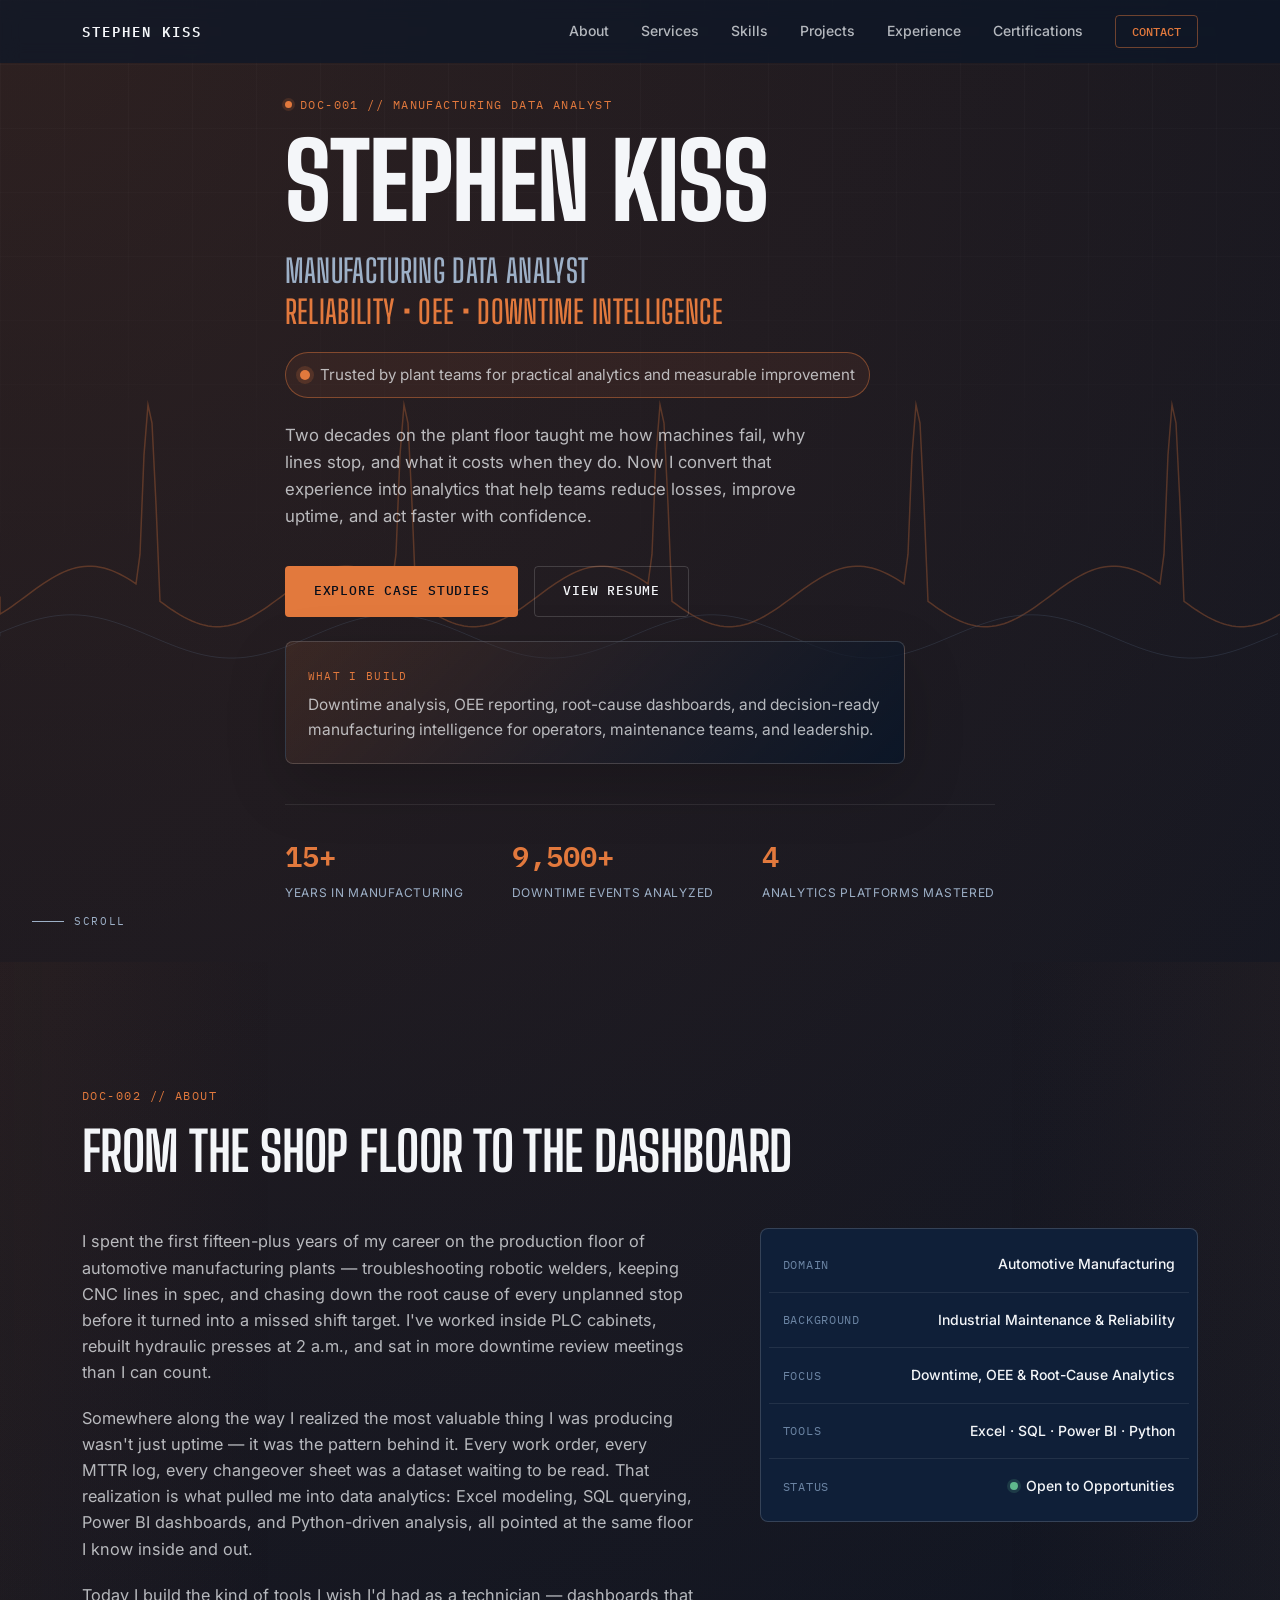
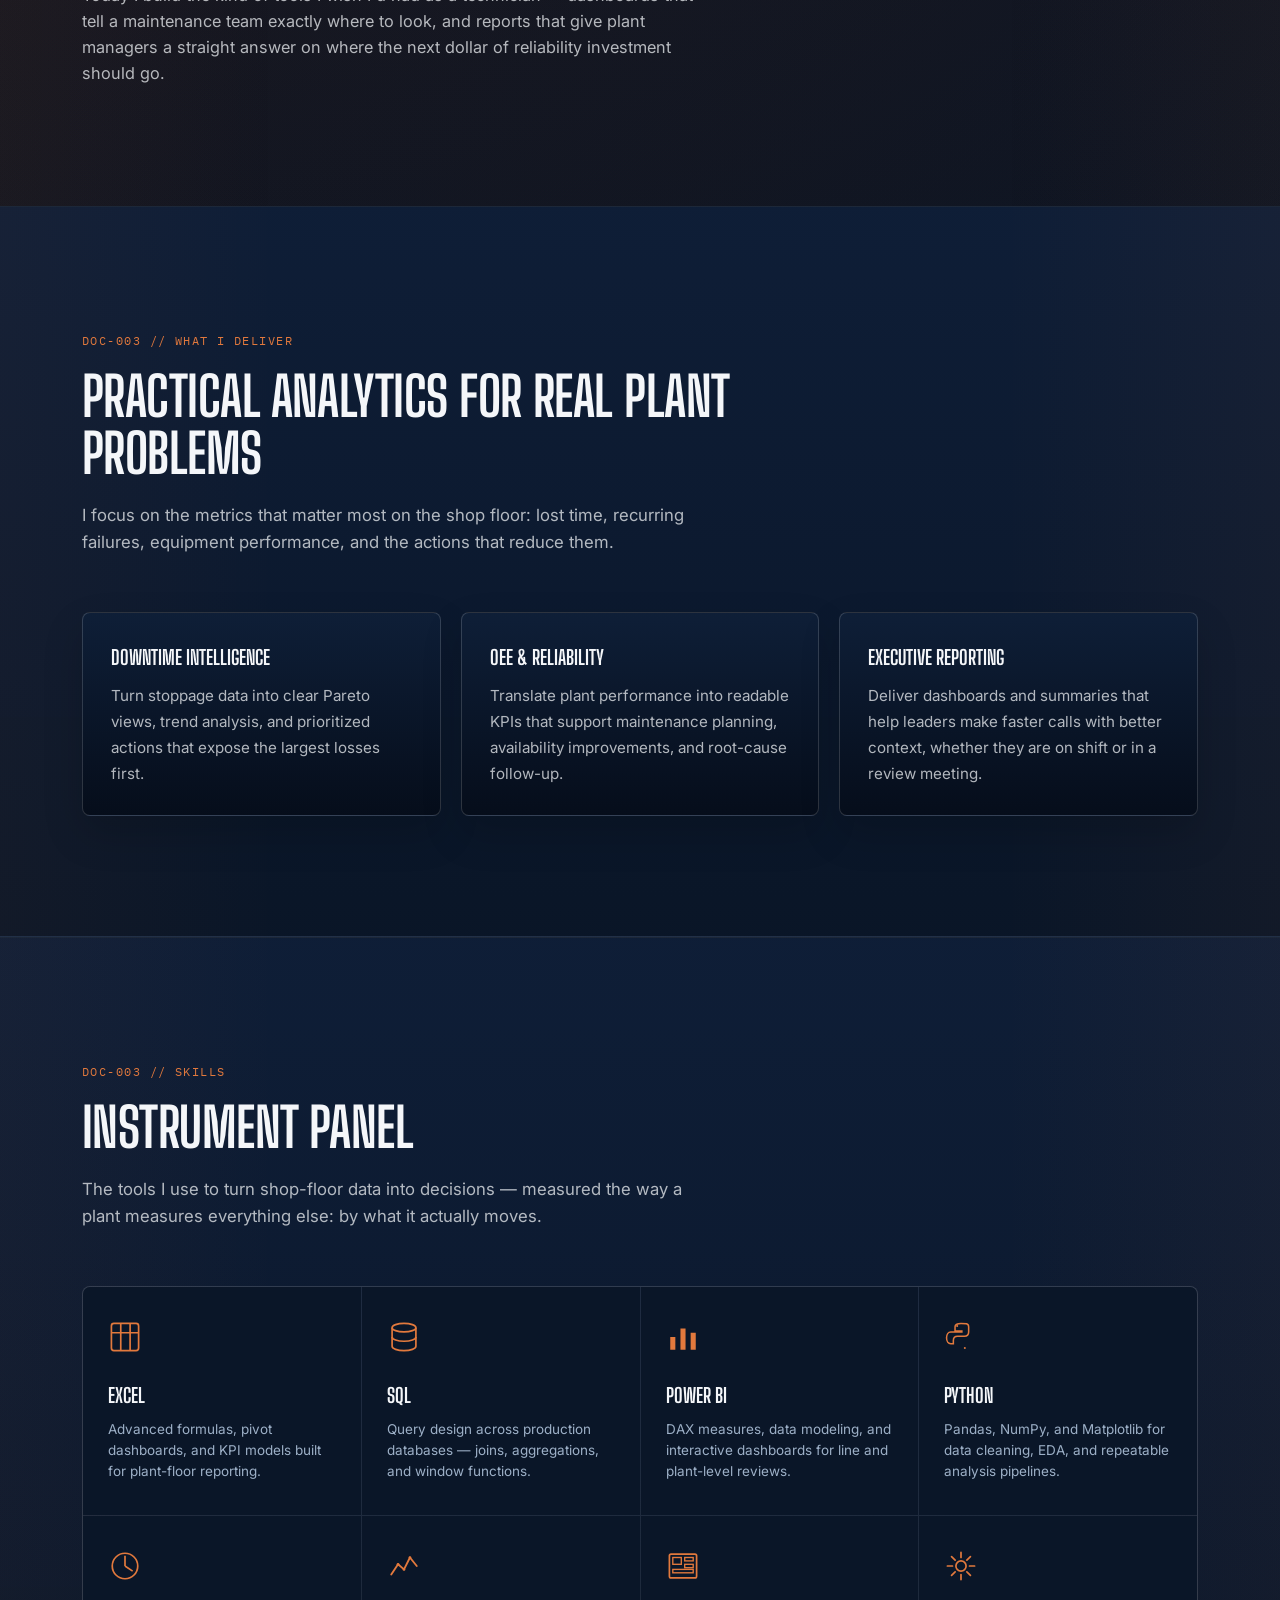
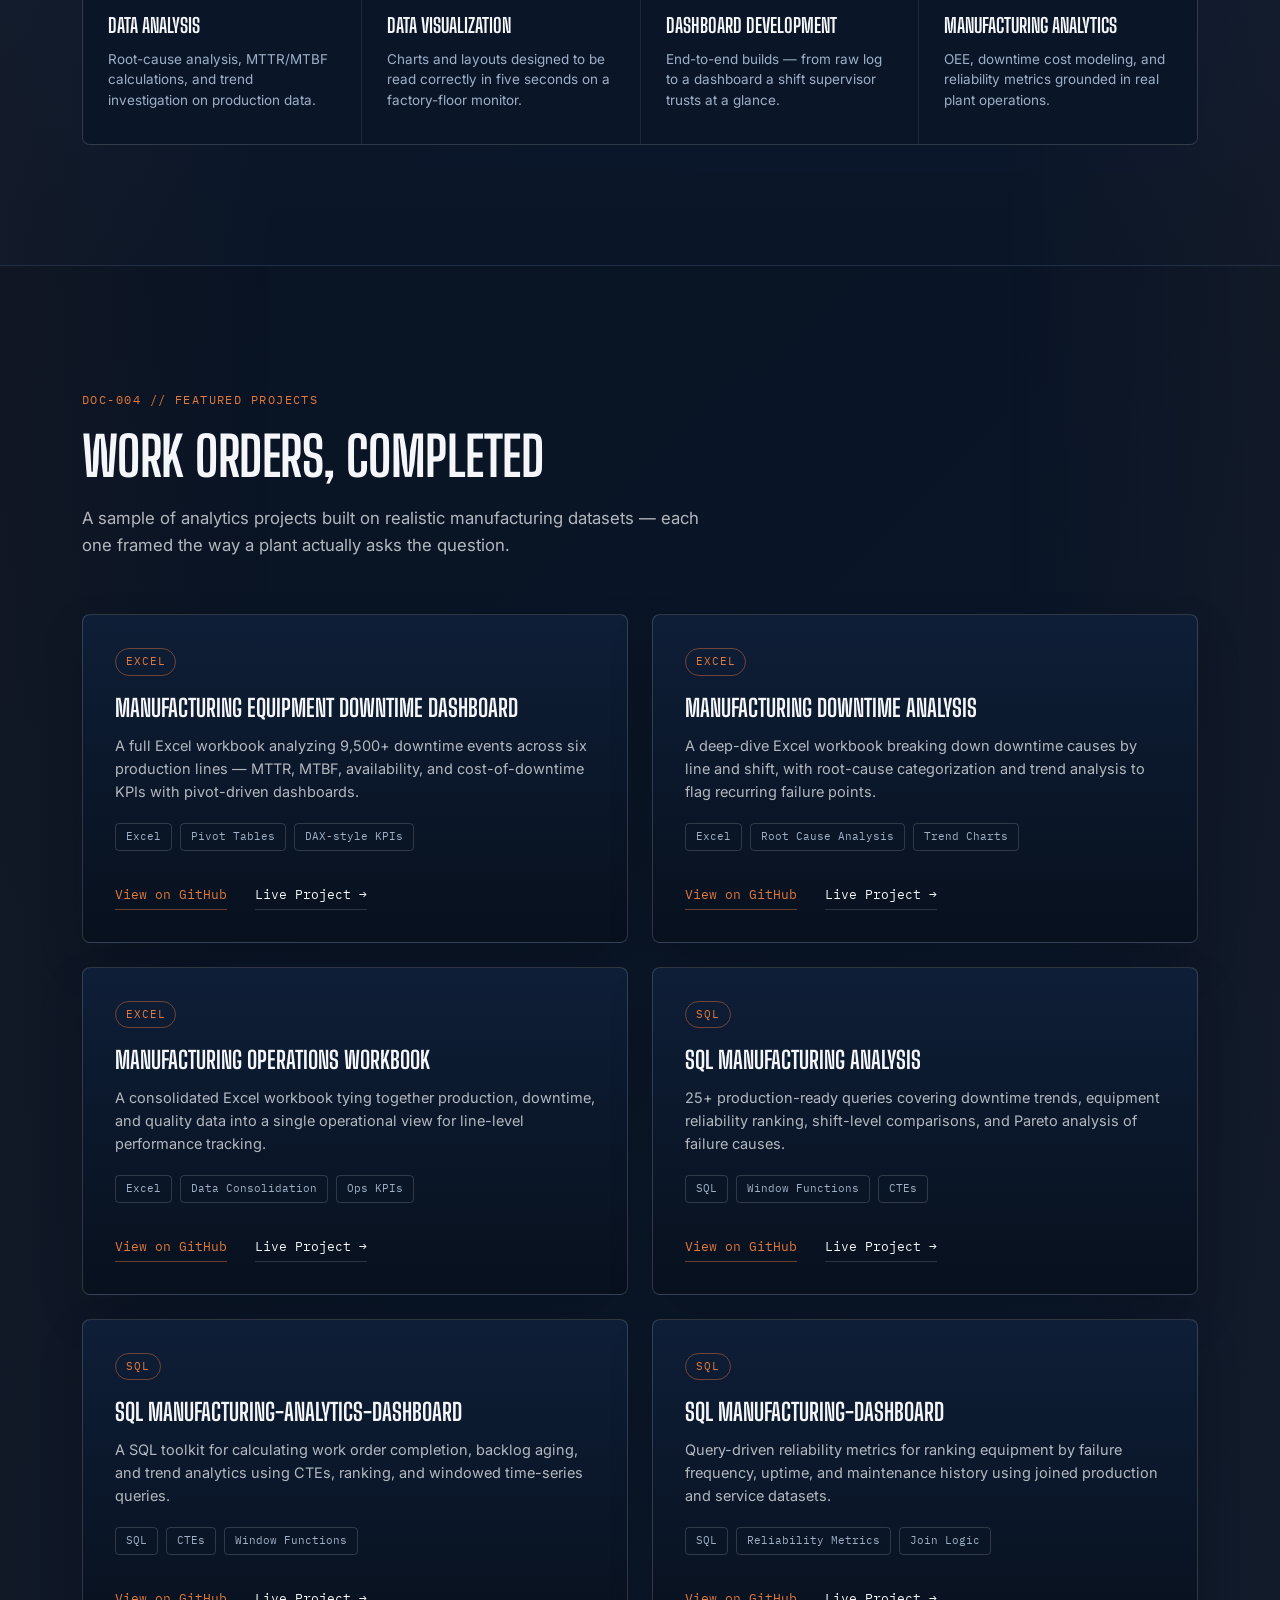
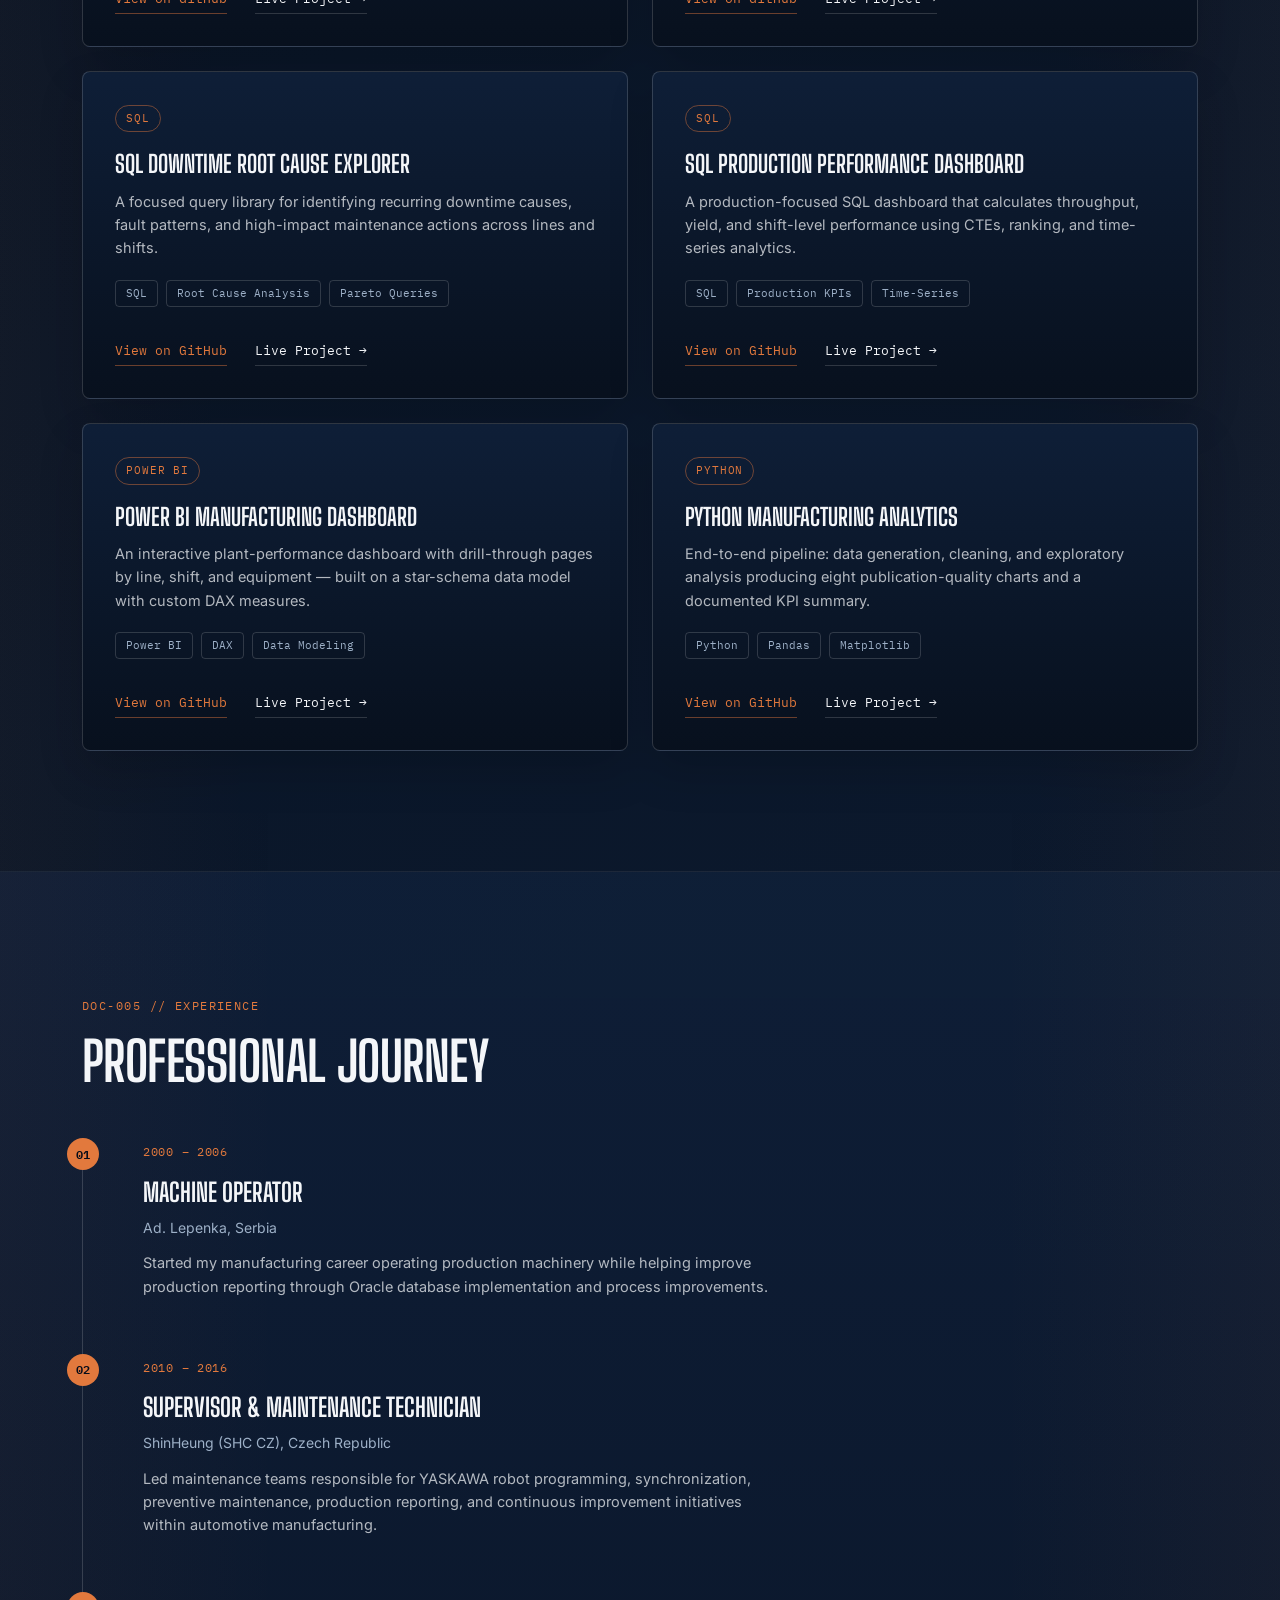
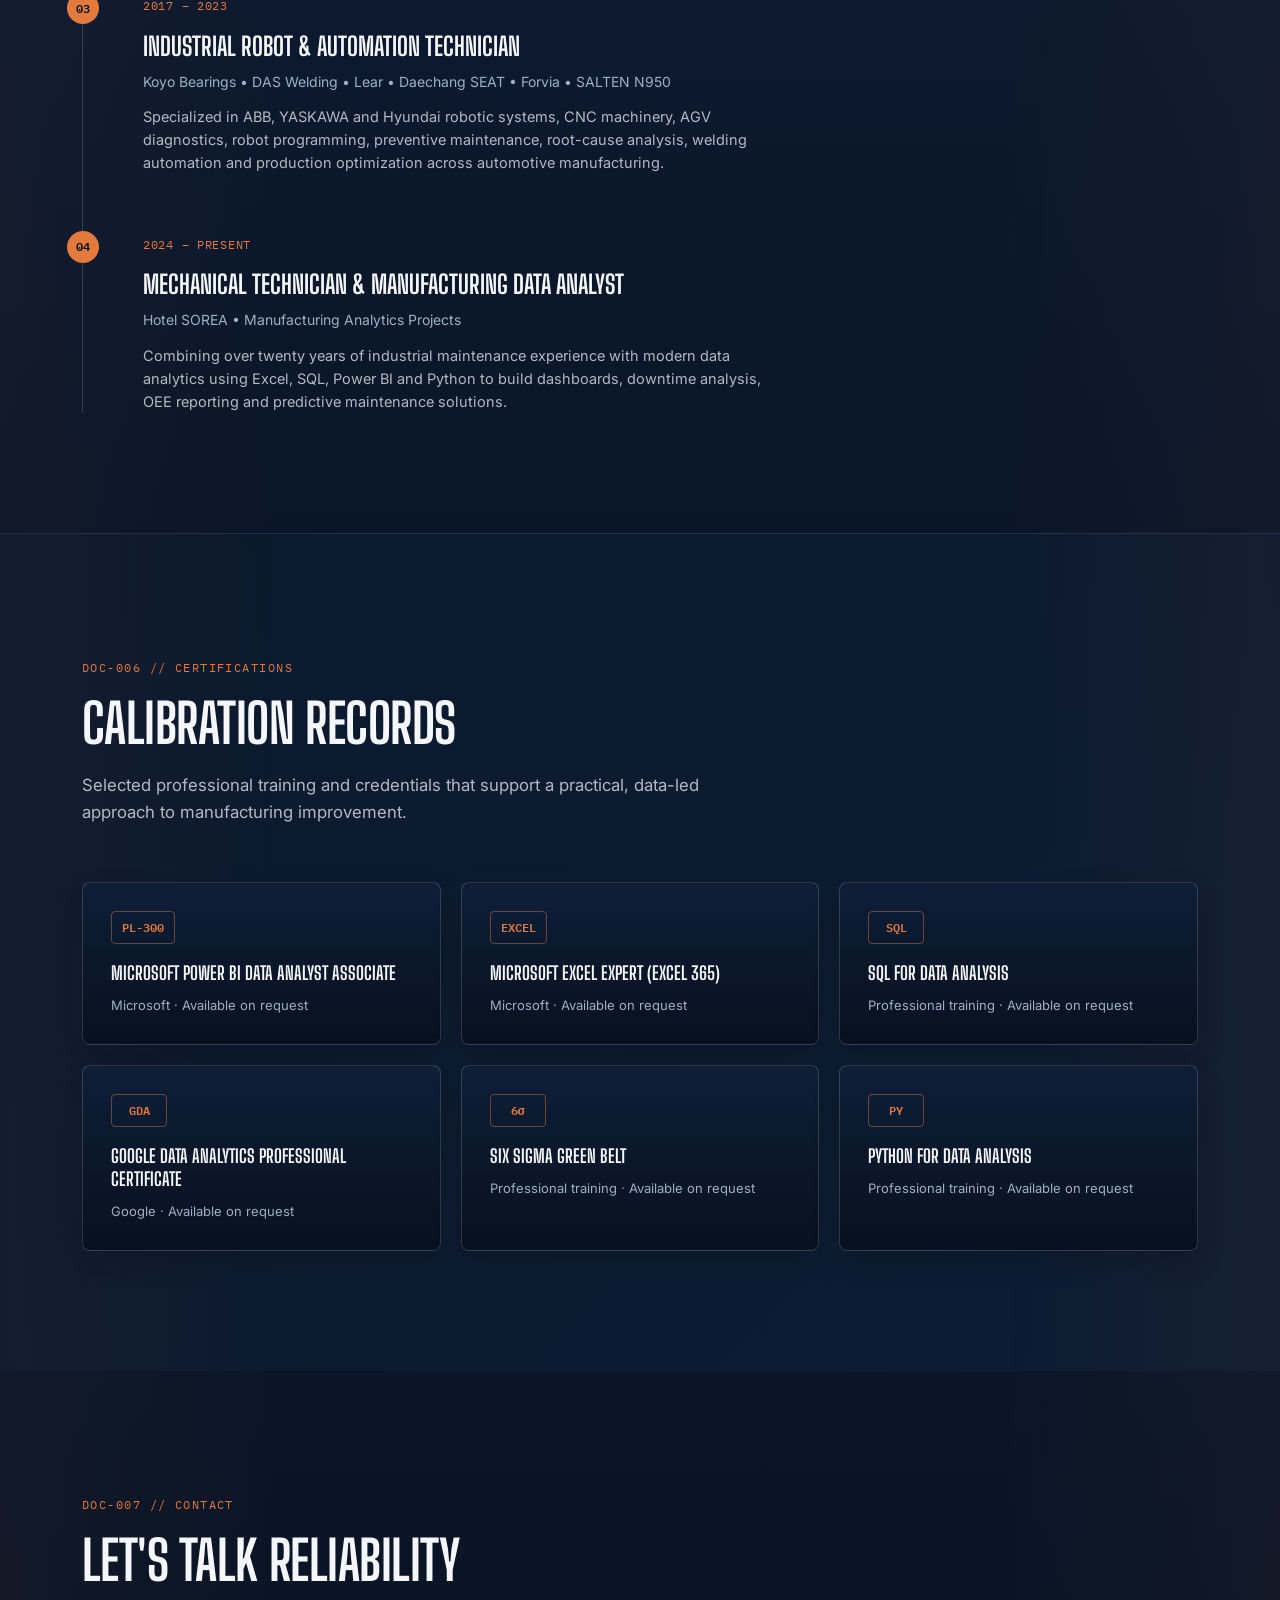
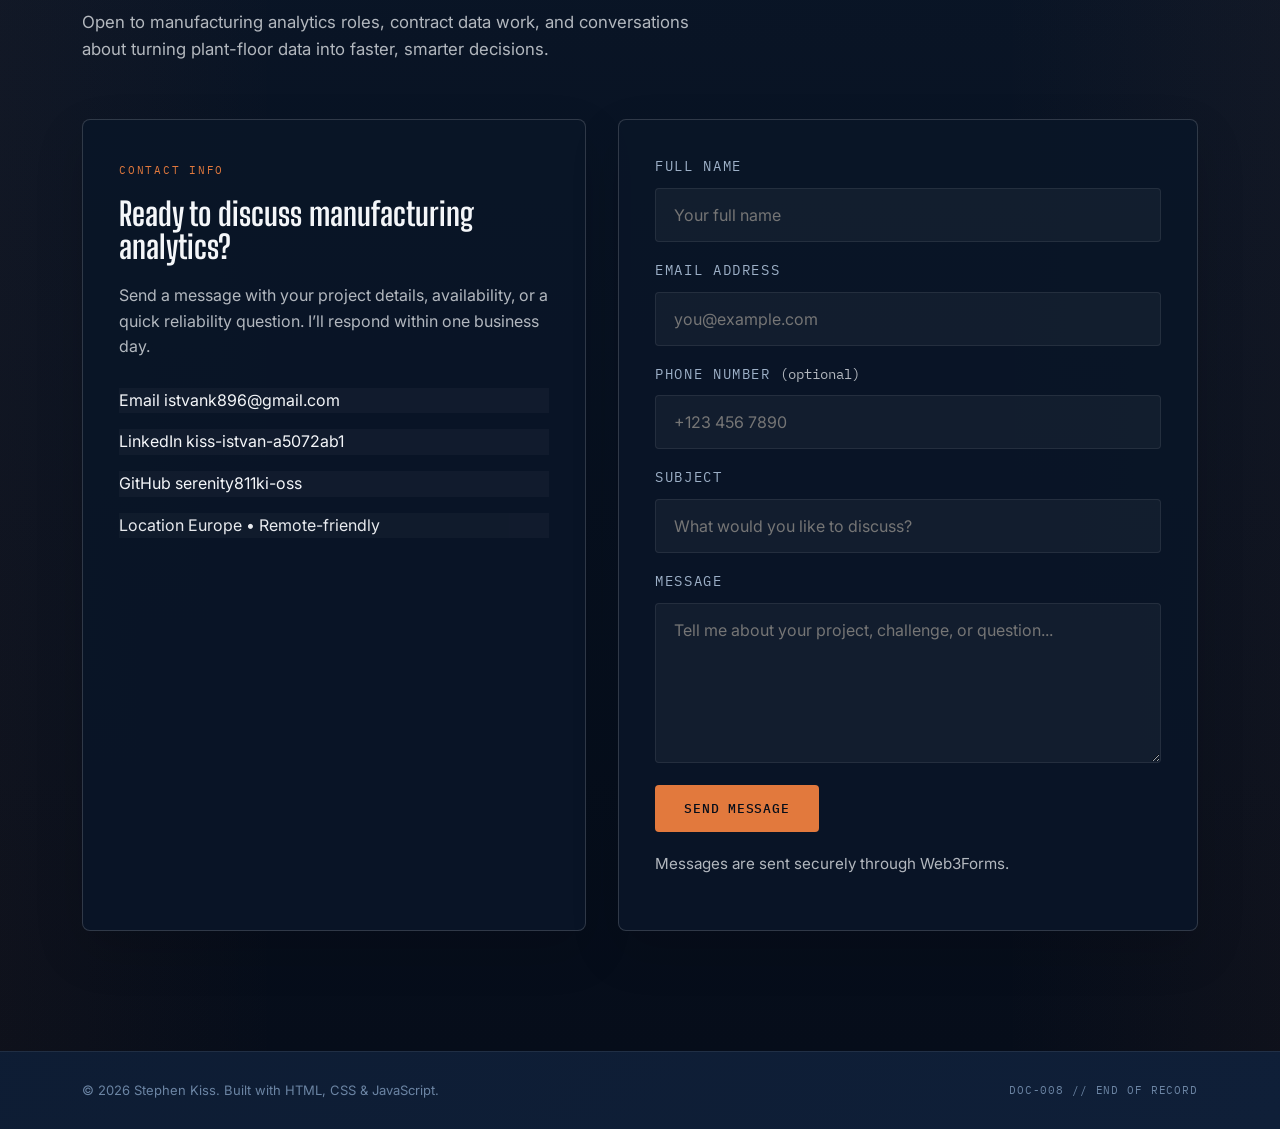
<file: index.html>
<!DOCTYPE html>
<html lang="en">
<head>
  <meta charset="UTF-8">
  <meta name="viewport" content="width=device-width, initial-scale=1.0">
  <title>Stephen Kiss | Manufacturing Data Analyst & Reliability Specialist</title>
  <meta name="description" content="Stephen Kiss — Manufacturing Data Analyst with 15+ years in automotive manufacturing and industrial maintenance. Specializing in Excel, SQL, Power BI, and Python for downtime, OEE, and reliability analytics.">
  <meta name="keywords" content="Manufacturing Data Analyst, Automotive Manufacturing, Industrial Maintenance, Power BI, SQL, Excel, Python, OEE, Downtime Analysis, Data Analytics">
  <meta name="author" content="Stephen Kiss">
  <meta name="theme-color" content="#0a1628">

  <!-- Open Graph -->
  <meta property="og:title" content="Stephen Kiss | Manufacturing Data Analyst">
  <meta property="og:description" content="15+ years in automotive manufacturing and industrial maintenance, now building data-driven solutions in Excel, SQL, Power BI, and Python.">
  <meta property="og:type" content="website">


  <!-- Fonts: Big Shoulders (display/industrial), Inter (body), IBM Plex Mono (data/spec labels) -->
  <link rel="preconnect" href="https://fonts.googleapis.com">
  <link rel="preconnect" href="https://fonts.gstatic.com" crossorigin>
  <link href="https://fonts.googleapis.com/css2?family=Big+Shoulders+Display:wght@600;700;800&family=Inter:wght@400;500;600;700&family=IBM+Plex+Mono:wght@400;500;600&display=swap" rel="stylesheet">

  <link rel="stylesheet" href="css/style.css">
</head>
<body>

  <!-- ===================== BLUEPRINT GRID BACKGROUND ===================== -->
  <div class="blueprint-grid" aria-hidden="true"></div>

  <!-- ===================== STICKY NAVIGATION ===================== -->
  <header class="site-header" id="site-header">
    <nav class="navbar" aria-label="Primary navigation">
      <a href="#top" class="navbar__brand">
        <span class="navbar__brand-text">STEPHEN KISS</span>
      </a>

      <button class="navbar__toggle" id="navToggle" aria-label="Toggle navigation menu" aria-expanded="false" aria-controls="navMenu">
        <span></span><span></span><span></span>
      </button>

      <ul class="navbar__menu" id="navMenu">
        <li><a href="#about" class="navbar__link">About</a></li>
        <li><a href="#services" class="navbar__link">Services</a></li>
        <li><a href="#skills" class="navbar__link">Skills</a></li>
        <li><a href="#projects" class="navbar__link">Projects</a></li>
        <li><a href="#experience" class="navbar__link">Experience</a></li>
        <li><a href="#certifications" class="navbar__link">Certifications</a></li>
        <li><a href="#contact" class="navbar__link navbar__link--cta">Contact</a></li>
      </ul>
    </nav>
  </header>

  <main id="top">

    <!-- ===================== HERO ===================== -->
    <section class="hero" id="hero">
      <canvas id="signalCanvas" class="hero__signal" aria-hidden="true"></canvas>

      <div class="hero__content container">
        <p class="eyebrow" data-reveal>
          <span class="eyebrow__dot" aria-hidden="true"></span>
          DOC-001 // MANUFACTURING DATA ANALYST
        </p>

        <h1 class="hero__name" data-reveal>Stephen Kiss</h1>

        <p class="hero__headline" data-reveal>
          Manufacturing Data Analyst<br>
          <span class="hero__headline-accent">Reliability • OEE • Downtime Intelligence</span>
        </p>

        <div class="hero__badge" data-reveal>
          <span class="hero__badge-dot"></span>
          Trusted by plant teams for practical analytics and measurable improvement
        </div>

        <p class="hero__sub" data-reveal>
          Two decades on the plant floor taught me how machines fail, why lines stop,
          and what it costs when they do. Now I convert that experience into analytics
          that help teams reduce losses, improve uptime, and act faster with confidence.
        </p>

        <div class="hero__cta" data-reveal>
          <a href="#projects" class="btn btn--primary">Explore Case Studies</a>
          <a href="css/Stephen-Kiss-Resume.pdf" class="btn btn--ghost" target="_blank" rel="noopener noreferrer">View Resume</a>
        </div>

        <div class="hero__highlight" data-reveal>
          <span class="hero__highlight-title">What I build</span>
          <p>Downtime analysis, OEE reporting, root-cause dashboards, and decision-ready manufacturing intelligence for operators, maintenance teams, and leadership.</p>
        </div>

        <div class="hero__stats" data-reveal>
          <div class="stat">
            <span class="stat__value">15+</span>
            <span class="stat__label">Years in Manufacturing</span>
          </div>
          <div class="stat">
            <span class="stat__value">9,500+</span>
            <span class="stat__label">Downtime Events Analyzed</span>
          </div>
          <div class="stat">
            <span class="stat__value">4</span>
            <span class="stat__label">Analytics Platforms Mastered</span>
          </div>
        </div>
      </div>

      <a href="#about" class="scroll-cue" aria-label="Scroll to About section">
        <span class="scroll-cue__line"></span>
        SCROLL
      </a>
    </section>

    <!-- ===================== ABOUT ===================== -->
    <section class="section" id="about">
      <div class="container">
        <p class="eyebrow eyebrow--dark" data-reveal>DOC-002 // ABOUT</p>
        <h2 class="section__title" data-reveal>From the Shop Floor to the Dashboard</h2>

        <div class="about__grid">
          <div class="about__text" data-reveal>
            <p>
              I spent the first fifteen-plus years of my career on the production floor of automotive
              manufacturing plants &mdash; troubleshooting robotic welders, keeping CNC lines in
              spec, and chasing down the root cause of every unplanned stop before it turned into
              a missed shift target. I've worked inside PLC cabinets, rebuilt hydraulic presses at
              2 a.m., and sat in more downtime review meetings than I can count.
            </p>
            <p>
              Somewhere along the way I realized the most valuable thing I was producing wasn't
              just uptime &mdash; it was the pattern behind it. Every work order, every MTTR log,
              every changeover sheet was a dataset waiting to be read. That realization is what
              pulled me into data analytics: Excel modeling, SQL querying, Power BI dashboards,
              and Python-driven analysis, all pointed at the same floor I know inside and out.
            </p>
            <p>
              Today I build the kind of tools I wish I'd had as a technician &mdash; dashboards
              that tell a maintenance team exactly where to look, and reports that give plant
              managers a straight answer on where the next dollar of reliability investment
              should go.
            </p>
          </div>

          <div class="about__panel" data-reveal>
            <div class="spec-card">
              <div class="spec-card__row">
                <span class="spec-card__label">Domain</span>
                <span class="spec-card__value">Automotive Manufacturing</span>
              </div>
              <div class="spec-card__row">
                <span class="spec-card__label">Background</span>
                <span class="spec-card__value">Industrial Maintenance &amp; Reliability</span>
              </div>
              <div class="spec-card__row">
                <span class="spec-card__label">Focus</span>
                <span class="spec-card__value">Downtime, OEE &amp; Root-Cause Analytics</span>
              </div>
              <div class="spec-card__row">
                <span class="spec-card__label">Tools</span>
                <span class="spec-card__value">Excel &middot; SQL &middot; Power BI &middot; Python</span>
              </div>
              <div class="spec-card__row">
                <span class="spec-card__label">Status</span>
                <span class="spec-card__value">
                  <span class="status-dot" aria-hidden="true"></span>Open to Opportunities
                </span>
              </div>
            </div>
          </div>
        </div>
      </div>
    </section>

    <!-- ===================== SERVICES ===================== -->
    <section class="section section--alt" id="services">
      <div class="container">
        <p class="eyebrow eyebrow--dark" data-reveal>DOC-003 // WHAT I DELIVER</p>
        <h2 class="section__title" data-reveal>Practical analytics for real plant problems</h2>
        <p class="section__intro" data-reveal>
          I focus on the metrics that matter most on the shop floor: lost time, recurring failures, equipment performance, and the actions that reduce them.
        </p>

        <div class="services-grid" data-reveal>
          <article class="service-card">
            <h3>Downtime Intelligence</h3>
            <p>Turn stoppage data into clear Pareto views, trend analysis, and prioritized actions that expose the largest losses first.</p>
          </article>
          <article class="service-card">
            <h3>OEE &amp; Reliability</h3>
            <p>Translate plant performance into readable KPIs that support maintenance planning, availability improvements, and root-cause follow-up.</p>
          </article>
          <article class="service-card">
            <h3>Executive Reporting</h3>
            <p>Deliver dashboards and summaries that help leaders make faster calls with better context, whether they are on shift or in a review meeting.</p>
          </article>
        </div>
      </div>
    </section>

    <!-- ===================== SKILLS ===================== -->
    <section class="section section--alt" id="skills">
      <div class="container">
        <p class="eyebrow eyebrow--dark" data-reveal>DOC-003 // SKILLS</p>
        <h2 class="section__title" data-reveal>Instrument Panel</h2>
        <p class="section__intro" data-reveal>
          The tools I use to turn shop-floor data into decisions &mdash; measured the way a
          plant measures everything else: by what it actually moves.
        </p>

        <div class="skills-grid" data-reveal>

          <div class="skill-card">
            <svg class="skill-card__icon" viewBox="0 0 40 40" aria-hidden="true"><rect x="4" y="4" width="32" height="32" rx="3" fill="none" stroke="currentColor" stroke-width="2"/><line x1="4" y1="15" x2="36" y2="15" stroke="currentColor" stroke-width="2"/><line x1="15" y1="4" x2="15" y2="36" stroke="currentColor" stroke-width="2"/><line x1="26" y1="4" x2="26" y2="36" stroke="currentColor" stroke-width="2"/></svg>
            <h3 class="skill-card__title">Excel</h3>
            <p class="skill-card__desc">Advanced formulas, pivot dashboards, and KPI models built for plant-floor reporting.</p>
          </div>

          <div class="skill-card">
            <svg class="skill-card__icon" viewBox="0 0 40 40" aria-hidden="true"><ellipse cx="20" cy="9" rx="14" ry="5" fill="none" stroke="currentColor" stroke-width="2"/><path d="M6 9v22c0 2.8 6.3 5 14 5s14-2.2 14-5V9" fill="none" stroke="currentColor" stroke-width="2"/><path d="M6 20c0 2.8 6.3 5 14 5s14-2.2 14-5" fill="none" stroke="currentColor" stroke-width="2"/></svg>
            <h3 class="skill-card__title">SQL</h3>
            <p class="skill-card__desc">Query design across production databases &mdash; joins, aggregations, and window functions.</p>
          </div>

          <div class="skill-card">
            <svg class="skill-card__icon" viewBox="0 0 40 40" aria-hidden="true"><rect x="5" y="20" width="6" height="15" fill="currentColor"/><rect x="17" y="10" width="6" height="25" fill="currentColor"/><rect x="29" y="15" width="6" height="20" fill="currentColor"/></svg>
            <h3 class="skill-card__title">Power BI</h3>
            <p class="skill-card__desc">DAX measures, data modeling, and interactive dashboards for line and plant-level reviews.</p>
          </div>

          <div class="skill-card">
            <svg class="skill-card__icon" viewBox="0 0 40 40" aria-hidden="true"><path d="M20 4c-4 0-7 1-7 4v5h8v1H8c-3 0-5 3-5 7s2 7 5 7h3v-4c0-3 2-5 5-5h8c3 0 5-2 5-5V8c0-4-4-4-9-4z" fill="none" stroke="currentColor" stroke-width="1.8"/><circle cx="15.5" cy="7" r="1.2" fill="currentColor"/><circle cx="24.5" cy="33" r="1.2" fill="currentColor"/></svg>
            <h3 class="skill-card__title">Python</h3>
            <p class="skill-card__desc">Pandas, NumPy, and Matplotlib for data cleaning, EDA, and repeatable analysis pipelines.</p>
          </div>

          <div class="skill-card">
            <svg class="skill-card__icon" viewBox="0 0 40 40" aria-hidden="true"><circle cx="20" cy="20" r="15" fill="none" stroke="currentColor" stroke-width="2"/><path d="M20 20 L20 8" stroke="currentColor" stroke-width="2"/><path d="M20 20 L29 26" stroke="currentColor" stroke-width="2"/></svg>
            <h3 class="skill-card__title">Data Analysis</h3>
            <p class="skill-card__desc">Root-cause analysis, MTTR/MTBF calculations, and trend investigation on production data.</p>
          </div>

          <div class="skill-card">
            <svg class="skill-card__icon" viewBox="0 0 40 40" aria-hidden="true"><path d="M5 30 L13 18 L20 24 L27 10 L35 20" fill="none" stroke="currentColor" stroke-width="2.2" stroke-linejoin="round" stroke-linecap="round"/><circle cx="13" cy="18" r="1.6" fill="currentColor"/><circle cx="20" cy="24" r="1.6" fill="currentColor"/><circle cx="27" cy="10" r="1.6" fill="currentColor"/></svg>
            <h3 class="skill-card__title">Data Visualization</h3>
            <p class="skill-card__desc">Charts and layouts designed to be read correctly in five seconds on a factory-floor monitor.</p>
          </div>

          <div class="skill-card">
            <svg class="skill-card__icon" viewBox="0 0 40 40" aria-hidden="true"><rect x="4" y="6" width="32" height="28" rx="2" fill="none" stroke="currentColor" stroke-width="2"/><rect x="8" y="10" width="10" height="8" fill="none" stroke="currentColor" stroke-width="1.6"/><rect x="22" y="10" width="10" height="4" fill="none" stroke="currentColor" stroke-width="1.6"/><rect x="22" y="18" width="10" height="4" fill="none" stroke="currentColor" stroke-width="1.6"/><rect x="8" y="24" width="24" height="4" fill="none" stroke="currentColor" stroke-width="1.6"/></svg>
            <h3 class="skill-card__title">Dashboard Development</h3>
            <p class="skill-card__desc">End-to-end builds &mdash; from raw log to a dashboard a shift supervisor trusts at a glance.</p>
          </div>

          <div class="skill-card">
            <svg class="skill-card__icon" viewBox="0 0 40 40" aria-hidden="true"><circle cx="20" cy="20" r="6" fill="none" stroke="currentColor" stroke-width="2"/><path d="M20 4v6M20 30v6M4 20h6M30 20h6M8.9 8.9l4.2 4.2M26.9 26.9l4.2 4.2M8.9 31.1l4.2-4.2M26.9 13.1l4.2-4.2" stroke="currentColor" stroke-width="2" stroke-linecap="round"/></svg>
            <h3 class="skill-card__title">Manufacturing Analytics</h3>
            <p class="skill-card__desc">OEE, downtime cost modeling, and reliability metrics grounded in real plant operations.</p>
          </div>

        </div>
      </div>
    </section>

    <!-- ===================== FEATURED PROJECTS ===================== -->
    <section class="section" id="projects">
      <div class="container">
        <p class="eyebrow eyebrow--dark" data-reveal>DOC-004 // FEATURED PROJECTS</p>
        <h2 class="section__title" data-reveal>Work Orders, Completed</h2>
        <p class="section__intro" data-reveal>
          A sample of analytics projects built on realistic manufacturing datasets &mdash;
          each one framed the way a plant actually asks the question.
        </p>

        <div class="projects-grid" data-reveal>

          <article class="project-card">
            <div class="project-card__corner project-card__corner--tl" aria-hidden="true"></div>
            <div class="project-card__corner project-card__corner--br" aria-hidden="true"></div>
            <span class="project-card__tag">EXCEL</span>
            <h3 class="project-card__title">Manufacturing Equipment Downtime Dashboard</h3>
            <p class="project-card__desc">
              A full Excel workbook analyzing 9,500+ downtime events across six production lines &mdash;
              MTTR, MTBF, availability, and cost-of-downtime KPIs with pivot-driven dashboards.
            </p>
            <ul class="project-card__stack">
              <li>Excel</li><li>Pivot Tables</li><li>DAX-style KPIs</li>
            </ul>
            <div class="project-card__actions">
              <a href="https://github.com/Serenity811KI-OSS/manufacturing_downtime_dashboard"
                 class="project-card__link project-card__link--secondary"
                 target="_blank"
                 rel="noopener noreferrer">
                View on GitHub
              </a>
              <a href="https://serenity811ki-oss.github.io/manufacturing_downtime_dashboard"
                 class="project-card__link"
                 target="_blank"
                 rel="noopener noreferrer">
                Live Project &rarr;
              </a>
            </div>
          </article>

          <article class="project-card">
            <div class="project-card__corner project-card__corner--tl" aria-hidden="true"></div>
            <div class="project-card__corner project-card__corner--br" aria-hidden="true"></div>
            <span class="project-card__tag">EXCEL</span>
            <h3 class="project-card__title">Manufacturing Downtime Analysis</h3>
            <p class="project-card__desc">
              A deep-dive Excel workbook breaking down downtime causes by line and shift,
              with root-cause categorization and trend analysis to flag recurring failure points.
            </p>
            <ul class="project-card__stack">
              <li>Excel</li><li>Root Cause Analysis</li><li>Trend Charts</li>
            </ul>
            <div class="project-card__actions">
              <a href="https://github.com/Serenity811KI-OSS/Manufacturing_Downtime_Analysis"
                 class="project-card__link project-card__link--secondary"
                 target="_blank"
                 rel="noopener noreferrer">
                View on GitHub
              </a>
              <a href="https://serenity811ki-oss.github.io/Manufacturing_Downtime_Analysis"
                 class="project-card__link"
                 target="_blank"
                 rel="noopener noreferrer">
                Live Project &rarr;
              </a>
            </div>
          </article>

          <article class="project-card">
            <div class="project-card__corner project-card__corner--tl" aria-hidden="true"></div>
            <div class="project-card__corner project-card__corner--br" aria-hidden="true"></div>
            <span class="project-card__tag">EXCEL</span>
            <h3 class="project-card__title">Manufacturing Operations Workbook</h3>
            <p class="project-card__desc">
              A consolidated Excel workbook tying together production, downtime, and quality data
              into a single operational view for line-level performance tracking.
            </p>
            <ul class="project-card__stack">
              <li>Excel</li><li>Data Consolidation</li><li>Ops KPIs</li>
            </ul>
            <div class="project-card__actions">
              <a href="https://github.com/Serenity811KI-OSS/manufacturing"
                 class="project-card__link project-card__link--secondary"
                 target="_blank"
                 rel="noopener noreferrer">
                View on GitHub
              </a>
              <a href="https://serenity811ki-oss.github.io/manufacturing"
                 class="project-card__link"
                 target="_blank"
                 rel="noopener noreferrer">
                Live Project &rarr;
              </a>
            </div>
          </article>
          <article class="project-card">
            <div class="project-card__corner project-card__corner--tl" aria-hidden="true"></div>
            <div class="project-card__corner project-card__corner--br" aria-hidden="true"></div>
            <span class="project-card__tag">SQL</span>
            <h3 class="project-card__title">SQL Manufacturing Analysis</h3>
            <p class="project-card__desc">
              25+ production-ready queries covering downtime trends, equipment reliability ranking,
              shift-level comparisons, and Pareto analysis of failure causes.
            </p>
            <ul class="project-card__stack">
              <li>SQL</li><li>Window Functions</li><li>CTEs</li>
            </ul>
            <div class="project-card__actions">
              <a href="https://github.com/serenity811ki-oss/Manufacturing-Analytics-Platform"
                 class="project-card__link project-card__link--secondary"
                 target="_blank"
                 rel="noopener noreferrer">
                View on GitHub
              </a>
              <a href="https://serenity811ki-oss.github.io/Manufacturing-Analytics-Platform"
                 class="project-card__link"
                 target="_blank"
                 rel="noopener noreferrer">
                Live Project &rarr;
              </a>
            </div>
          </article>

          <article class="project-card">
            <div class="project-card__corner project-card__corner--tl" aria-hidden="true"></div>
            <div class="project-card__corner project-card__corner--br" aria-hidden="true"></div>
            <span class="project-card__tag">SQL</span>
            <h3 class="project-card__title">SQL Manufacturing-Analytics-Dashboard</h3>
            <p class="project-card__desc">
              A SQL toolkit for calculating work order completion, backlog aging, and trend
              analytics using CTEs, ranking, and windowed time-series queries.
            </p>
            <ul class="project-card__stack">
              <li>SQL</li><li>CTEs</li><li>Window Functions</li>
            </ul>
            <div class="project-card__actions">
              <a href="https://github.com/serenity811ki-oss/Manufacturing-Analytics-Dashboard"
                 class="project-card__link project-card__link--secondary"
                 target="_blank"
                 rel="noopener noreferrer">
                View on GitHub
              </a>
              <a href="https://serenity811ki-oss.github.io/Manufacturing-Analytics-Dashboard/"
                 class="project-card__link"
                 target="_blank"
                 rel="noopener noreferrer">
                Live Project &rarr;
              </a>
            </div>
          </article>

          <article class="project-card">
            <div class="project-card__corner project-card__corner--tl" aria-hidden="true"></div>
            <div class="project-card__corner project-card__corner--br" aria-hidden="true"></div>
            <span class="project-card__tag">SQL</span>
            <h3 class="project-card__title">SQL Manufacturing-Dashboard</h3>
            <p class="project-card__desc">
              Query-driven reliability metrics for ranking equipment by failure frequency,
              uptime, and maintenance history using joined production and service datasets.
            </p>
            <ul class="project-card__stack">
              <li>SQL</li><li>Reliability Metrics</li><li>Join Logic</li>
            </ul>
            <div class="project-card__actions">
              <a href="https://github.com/serenity811ki-oss/Manufacturing-Dashboard"
                 class="project-card__link project-card__link--secondary"
                 target="_blank"
                 rel="noopener noreferrer">
                View on GitHub
              </a>
              <a href="https://serenity811ki-oss.github.io/Manufacturing-Dashboard"
                 class="project-card__link"
                 target="_blank"
                 rel="noopener noreferrer">
                Live Project &rarr;
              </a>
            </div>
          </article>

          <article class="project-card">
            <div class="project-card__corner project-card__corner--tl" aria-hidden="true"></div>
            <div class="project-card__corner project-card__corner--br" aria-hidden="true"></div>
            <span class="project-card__tag">SQL</span>
            <h3 class="project-card__title">SQL Downtime Root Cause Explorer</h3>
            <p class="project-card__desc">
              A focused query library for identifying recurring downtime causes, fault patterns,
              and high-impact maintenance actions across lines and shifts.
            </p>
            <ul class="project-card__stack">
              <li>SQL</li><li>Root Cause Analysis</li><li>Pareto Queries</li>
            </ul>
            <div class="project-card__actions">
              <a href="https://github.com/serenity811ki-oss/sql-downtime-root-cause-explorer"
                 class="project-card__link project-card__link--secondary"
                 target="_blank"
                 rel="noopener noreferrer">
                View on GitHub
              </a>
              <a href="https://serenity811ki-oss.github.io/sql-downtime-root-cause-explorer"
                 class="project-card__link"
                 target="_blank"
                 rel="noopener noreferrer">
                Live Project &rarr;
              </a>
            </div>
          </article>

          <article class="project-card">
            <div class="project-card__corner project-card__corner--tl" aria-hidden="true"></div>
            <div class="project-card__corner project-card__corner--br" aria-hidden="true"></div>
            <span class="project-card__tag">SQL</span>
            <h3 class="project-card__title">SQL Production Performance Dashboard</h3>
            <p class="project-card__desc">
              A production-focused SQL dashboard that calculates throughput, yield, and
              shift-level performance using CTEs, ranking, and time-series analytics.
            </p>
            <ul class="project-card__stack">
              <li>SQL</li><li>Production KPIs</li><li>Time-Series</li>
            </ul>
            <div class="project-card__actions">
              <a href="https://github.com/serenity811ki-oss/sql-production-performance-dashboard"
                 class="project-card__link project-card__link--secondary"
                 target="_blank"
                 rel="noopener noreferrer">
                View on GitHub
              </a>
              <a href="https://serenity811ki-oss.github.io/sql-production-performance-dashboard"
                 class="project-card__link"
                 target="_blank"
                 rel="noopener noreferrer">
                Live Project &rarr;
              </a>
            </div>
          </article>

          <article class="project-card">
            <div class="project-card__corner project-card__corner--tl" aria-hidden="true"></div>
            <div class="project-card__corner project-card__corner--br" aria-hidden="true"></div>
            <span class="project-card__tag">POWER BI</span>
            <h3 class="project-card__title">Power BI Manufacturing Dashboard</h3>
            <p class="project-card__desc">
              An interactive plant-performance dashboard with drill-through pages by line, shift,
              and equipment &mdash; built on a star-schema data model with custom DAX measures.
            </p>
            <ul class="project-card__stack">
              <li>Power BI</li><li>DAX</li><li>Data Modeling</li>
            </ul>
            <div class="project-card__actions">
              <a href="https://github.com/serenity811ki-oss/Manufacturing-Analytics"
                 class="project-card__link project-card__link--secondary"
                 target="_blank"
                 rel="noopener noreferrer">
                View on GitHub
              </a>
              <a href="https://serenity811ki-oss.github.io/Manufacturing-Analytics"
                 class="project-card__link"
                 target="_blank"
                 rel="noopener noreferrer">
                Live Project &rarr;
              </a>
            </div>
          </article>

          <article class="project-card">
            <div class="project-card__corner project-card__corner--tl" aria-hidden="true"></div>
            <div class="project-card__corner project-card__corner--br" aria-hidden="true"></div>
            <span class="project-card__tag">PYTHON</span>
            <h3 class="project-card__title">Python Manufacturing Analytics</h3>
            <p class="project-card__desc">
              End-to-end pipeline: data generation, cleaning, and exploratory analysis producing
              eight publication-quality charts and a documented KPI summary.
             </p>
            <ul class="project-card__stack">
              <li>Python</li><li>Pandas</li><li>Matplotlib</li>
            </ul>
            <div class="project-card__actions">
              <a href="https://github.com/Serenity811KI-OSS/manufacturing_kpi_report"
                 class="project-card__link project-card__link--secondary"
                 target="_blank"
                 rel="noopener noreferrer">
                View on GitHub
              </a>
              <a href="https://serenity811ki-oss.github.io/manufacturing_kpi_report/"
                 class="project-card__link"
                 target="_blank"
                 rel="noopener noreferrer">
                Live Project &rarr;
              </a>
            </div>
          </article>

        </div>
      </div>
    </section>
    <!-- ===================== EXPERIENCE TIMELINE ===================== -->
<section class="section section--alt" id="experience">
  <div class="container">
    <p class="eyebrow eyebrow--dark" data-reveal>DOC-005 // EXPERIENCE</p>
    <h2 class="section__title" data-reveal>Professional Journey</h2>

    <ol class="timeline" data-reveal>

      <li class="timeline__item">
        <span class="timeline__marker">01</span>
        <div class="timeline__content">
          <span class="timeline__date">2000 – 2006</span>
          <h3 class="timeline__role">Machine Operator</h3>
          <p class="timeline__org">Ad. Lepenka, Serbia</p>
          <p class="timeline__desc">
            Started my manufacturing career operating production machinery while helping improve
            production reporting through Oracle database implementation and process improvements.
          </p>
        </div>
      </li>

      <li class="timeline__item">
        <span class="timeline__marker">02</span>
        <div class="timeline__content">
          <span class="timeline__date">2010 – 2016</span>
          <h3 class="timeline__role">Supervisor & Maintenance Technician</h3>
          <p class="timeline__org">ShinHeung (SHC CZ), Czech Republic</p>
          <p class="timeline__desc">
            Led maintenance teams responsible for YASKAWA robot programming, synchronization,
            preventive maintenance, production reporting, and continuous improvement initiatives
            within automotive manufacturing.
          </p>
        </div>
      </li>

      <li class="timeline__item">
        <span class="timeline__marker">03</span>
        <div class="timeline__content">
          <span class="timeline__date">2017 – 2023</span>
          <h3 class="timeline__role">Industrial Robot & Automation Technician</h3>
          <p class="timeline__org">
            Koyo Bearings • DAS Welding • Lear • Daechang SEAT • Forvia • SALTEN N950
          </p>
          <p class="timeline__desc">
            Specialized in ABB, YASKAWA and Hyundai robotic systems, CNC machinery,
            AGV diagnostics, robot programming, preventive maintenance, root-cause analysis,
            welding automation and production optimization across automotive manufacturing.
          </p>
        </div>
      </li>

      <li class="timeline__item">
        <span class="timeline__marker">04</span>
        <div class="timeline__content">
          <span class="timeline__date">2024 – Present</span>
          <h3 class="timeline__role">Mechanical Technician & Manufacturing Data Analyst</h3>
          <p class="timeline__org">
            Hotel SOREA • Manufacturing Analytics Projects
          </p>
          <p class="timeline__desc">
            Combining over twenty years of industrial maintenance experience with modern
            data analytics using Excel, SQL, Power BI and Python to build dashboards,
            downtime analysis, OEE reporting and predictive maintenance solutions.
          </p>
        </div>
      </li>

    </ol>
  </div>
</section>
    <!-- ===================== CERTIFICATIONS ===================== -->
    <section class="section" id="certifications">
      <div class="container">
        <p class="eyebrow eyebrow--dark" data-reveal>DOC-006 // CERTIFICATIONS</p>
        <h2 class="section__title" data-reveal>Calibration Records</h2>
        <p class="section__intro" data-reveal>
          Selected professional training and credentials that support a practical, data-led approach to manufacturing improvement.
        </p>

        <div class="certs-grid" data-reveal>
          <div class="cert-card">
            <span class="cert-card__badge">PL-300</span>
            <h3 class="cert-card__title">Microsoft Power BI Data Analyst Associate</h3>
            <p class="cert-card__issuer">Microsoft &middot; Available on request</p>
          </div>
          <div class="cert-card">
            <span class="cert-card__badge">EXCEL</span>
            <h3 class="cert-card__title">Microsoft Excel Expert (Excel 365)</h3>
            <p class="cert-card__issuer">Microsoft &middot; Available on request</p>
          </div>
          <div class="cert-card">
            <span class="cert-card__badge">SQL</span>
            <h3 class="cert-card__title">SQL for Data Analysis</h3>
            <p class="cert-card__issuer">Professional training &middot; Available on request</p>
          </div>
          <div class="cert-card">
            <span class="cert-card__badge">GDA</span>
            <h3 class="cert-card__title">Google Data Analytics Professional Certificate</h3>
            <p class="cert-card__issuer">Google &middot; Available on request</p>
          </div>
          <div class="cert-card">
            <span class="cert-card__badge">6&sigma;</span>
            <h3 class="cert-card__title">Six Sigma Green Belt</h3>
            <p class="cert-card__issuer">Professional training &middot; Available on request</p>
          </div>
          <div class="cert-card">
            <span class="cert-card__badge">PY</span>
            <h3 class="cert-card__title">Python for Data Analysis</h3>
            <p class="cert-card__issuer">Professional training &middot; Available on request</p>
          </div>
        </div>
      </div>
    </section>

    <!-- ===================== CONTACT ===================== -->
    <section class="section section--contact" id="contact">
      <div class="container">
        <p class="eyebrow" data-reveal>DOC-007 // CONTACT</p>
        <h2 class="section__title section__title--light" data-reveal>Let's Talk Reliability</h2>
        <p class="section__intro section__intro--light" data-reveal>
          Open to manufacturing analytics roles, contract data work, and conversations about turning plant-floor data into faster, smarter decisions.
        </p>

        <div class="contact-grid contact-grid--form" data-reveal>
          <div class="contact-panel">
            <p class="contact-panel__eyebrow">Contact Info</p>
            <h3 class="contact-panel__title">Ready to discuss manufacturing analytics?</h3>
            <p class="contact-panel__copy">
              Send a message with your project details, availability, or a quick reliability question.
              I’ll respond within one business day.
            </p>
            <div class="contact-card-list">
              <a href="mailto:istvank896@gmail.com" class="contact-card contact-card--quiet">
                <span class="contact-card__label">Email</span>
                <span class="contact-card__value">istvank896@gmail.com</span>
              </a>
              <a href="https://www.linkedin.com/in/kiss-istvan-a5072ab1/" target="_blank" rel="noopener noreferrer" class="contact-card contact-card--quiet">
                <span class="contact-card__label">LinkedIn</span>
                <span class="contact-card__value">kiss-istvan-a5072ab1</span>
              </a>
              <a href="https://github.com/serenity811ki-oss" target="_blank" rel="noopener noreferrer" class="contact-card contact-card--quiet">
                <span class="contact-card__label">GitHub</span>
                <span class="contact-card__value">serenity811ki-oss</span>
              </a>
              <div class="contact-card contact-card--quiet contact-card--static">
                <span class="contact-card__label">Location</span>
                <span class="contact-card__value">Europe • Remote-friendly</span>
              </div>
            </div>
          </div>

          <div class="contact-form-panel">
            <form class="contact-form" id="contactForm" action="https://api.web3forms.com/submit" method="POST" novalidate>
              <input type="hidden" name="access_key" value="57346c52-f813-4072-87c0-cfd56ac880c5">
              <div class="form-row">
                <label for="contactName" class="form-label">Full Name</label>
                <input id="contactName" name="name" type="text" class="form-input" placeholder="Your full name" required>
              </div>
              <div class="form-row">
                <label for="contactEmail" class="form-label">Email Address</label>
                <input id="contactEmail" name="email" type="email" class="form-input" placeholder="you@example.com" required>
              </div>
              <div class="form-row">
                <label for="contactPhone" class="form-label">Phone Number <span class="form-label--optional">(optional)</span></label>
                <input id="contactPhone" name="phone" type="tel" class="form-input" placeholder="+123 456 7890">
              </div>
              <div class="form-row">
                <label for="contactSubject" class="form-label">Subject</label>
                <input id="contactSubject" name="subject" type="text" class="form-input" placeholder="What would you like to discuss?" required>
              </div>
              <div class="form-row">
                <label for="contactMessage" class="form-label">Message</label>
                <textarea id="contactMessage" name="message" class="form-textarea" placeholder="Tell me about your project, challenge, or question..." required></textarea>
              </div>
              <div class="contact-form__actions">
                <button type="submit" class="btn btn--primary">Send Message</button>
                <p class="contact-form__note">Messages are sent securely through Web3Forms.</p>
              </div>
              <div id="contactFormStatus" class="form-status" role="status" aria-live="polite"></div>
            </form>
          </div>
        </div>
      </div>
    </section>

  </main>

  <!-- ===================== FOOTER ===================== -->
  <footer class="site-footer">
    <div class="container site-footer__inner">
      <p>&copy; <span id="year"></span> Stephen Kiss. Built with HTML, CSS &amp; JavaScript.</p>
      <p class="site-footer__meta">DOC-008 // END OF RECORD</p>
    </div>
  </footer>

  <!-- ===================== BACK TO TOP ===================== -->
  <button id="backToTop" class="back-to-top" aria-label="Back to top">&uarr;</button>

  <script src="js/script.js"></script>
</body>
</html>
</file>
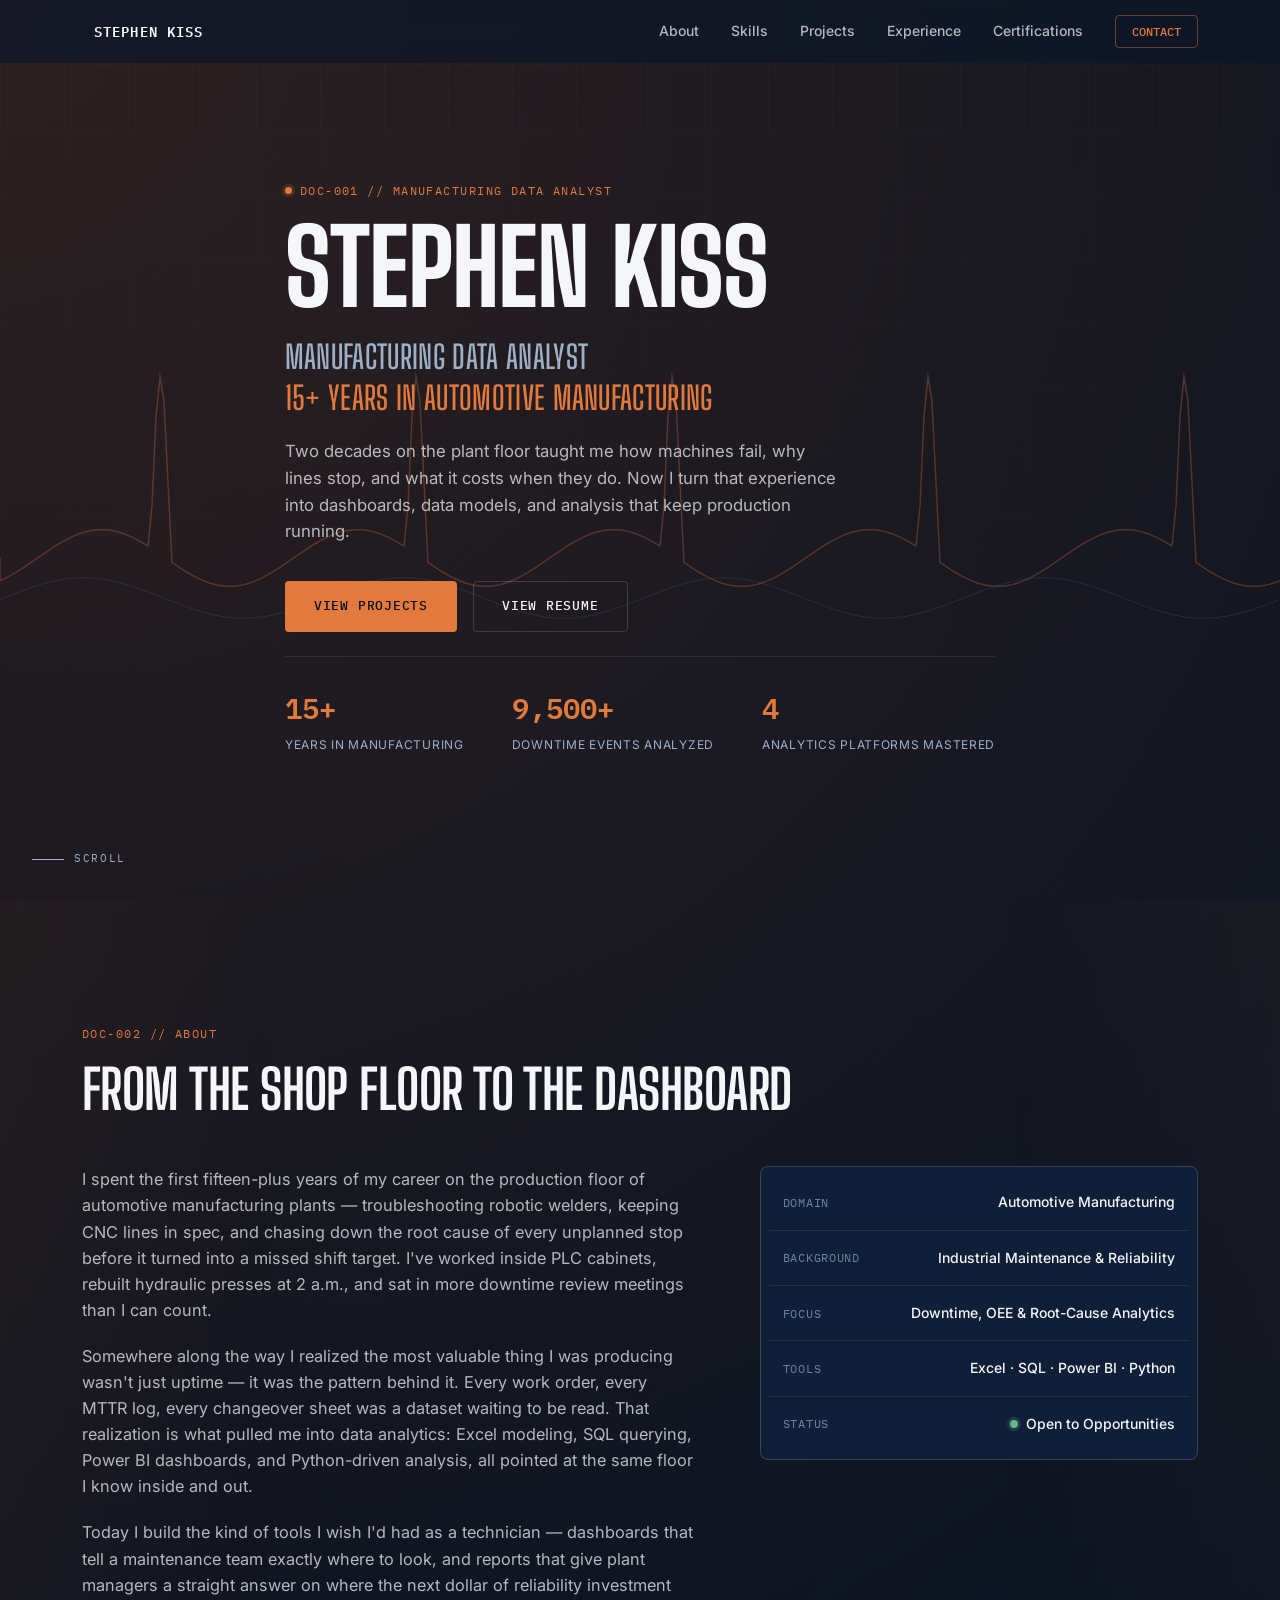
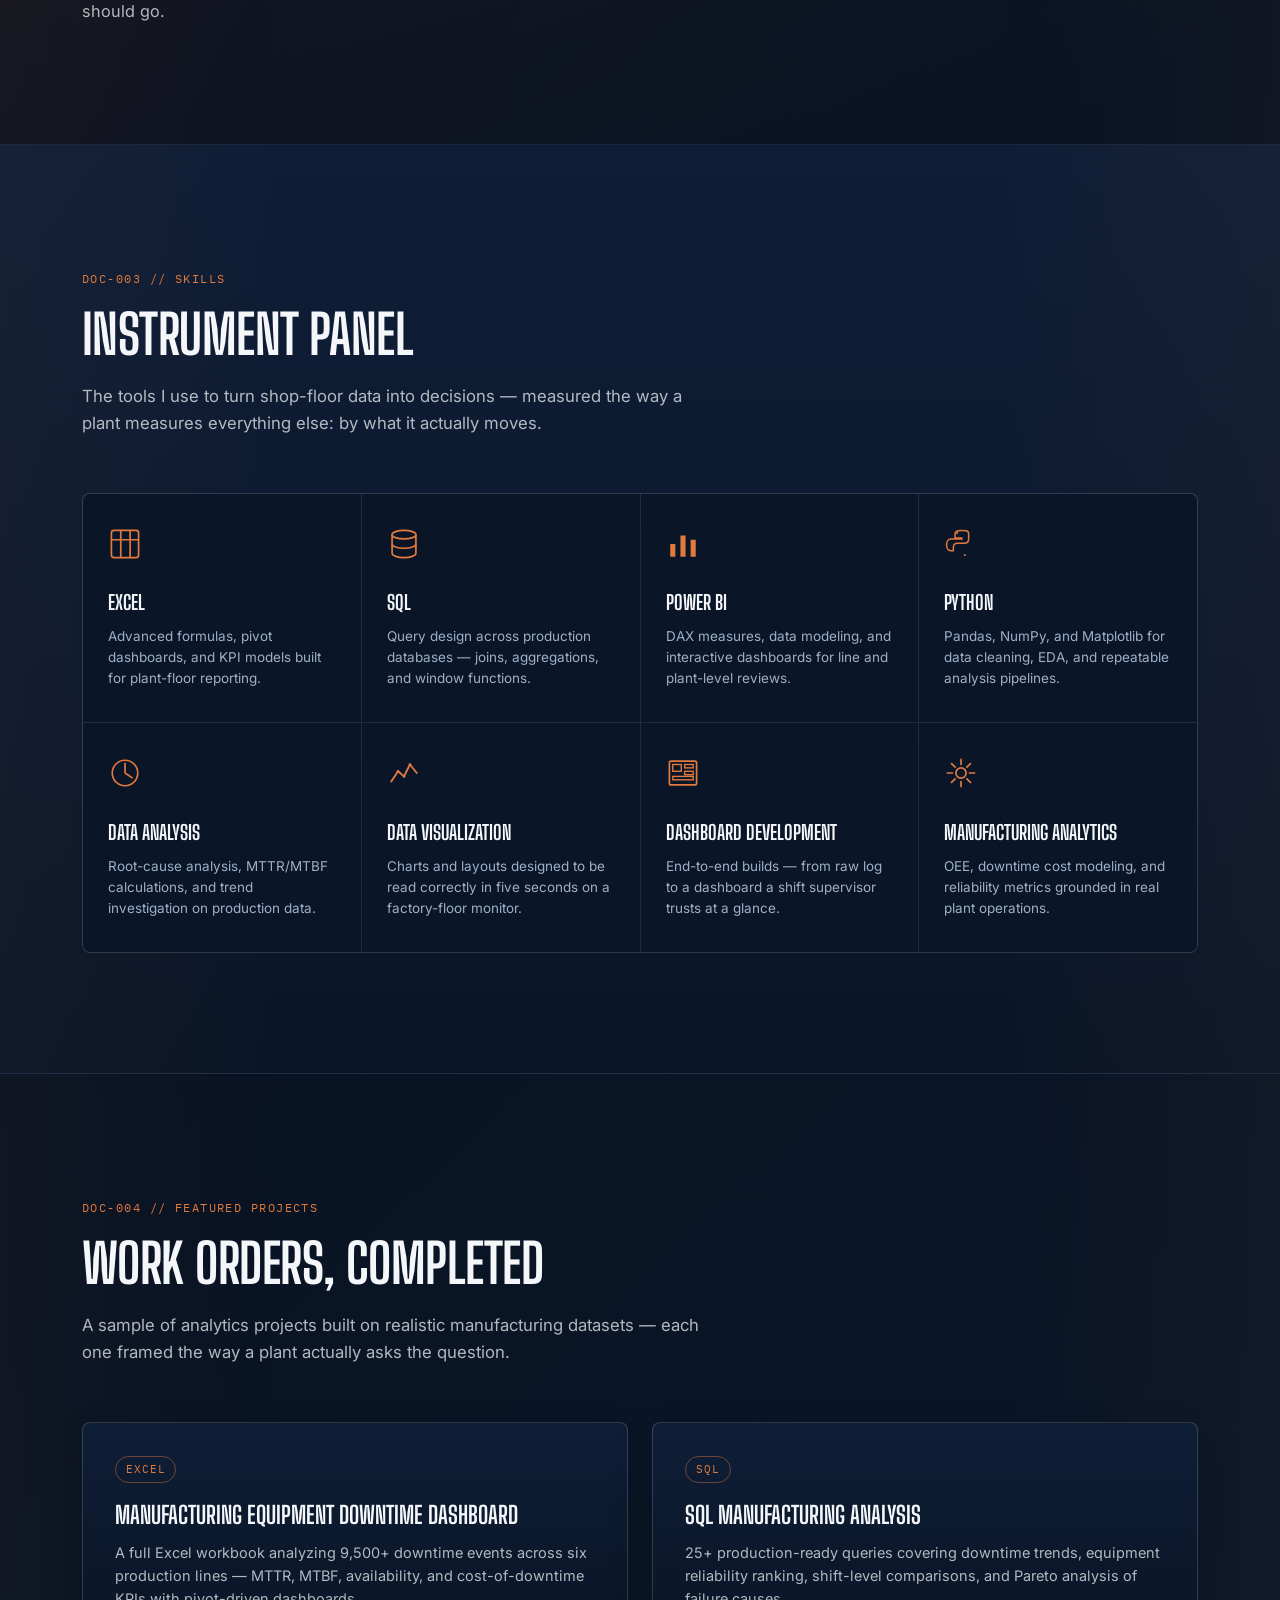
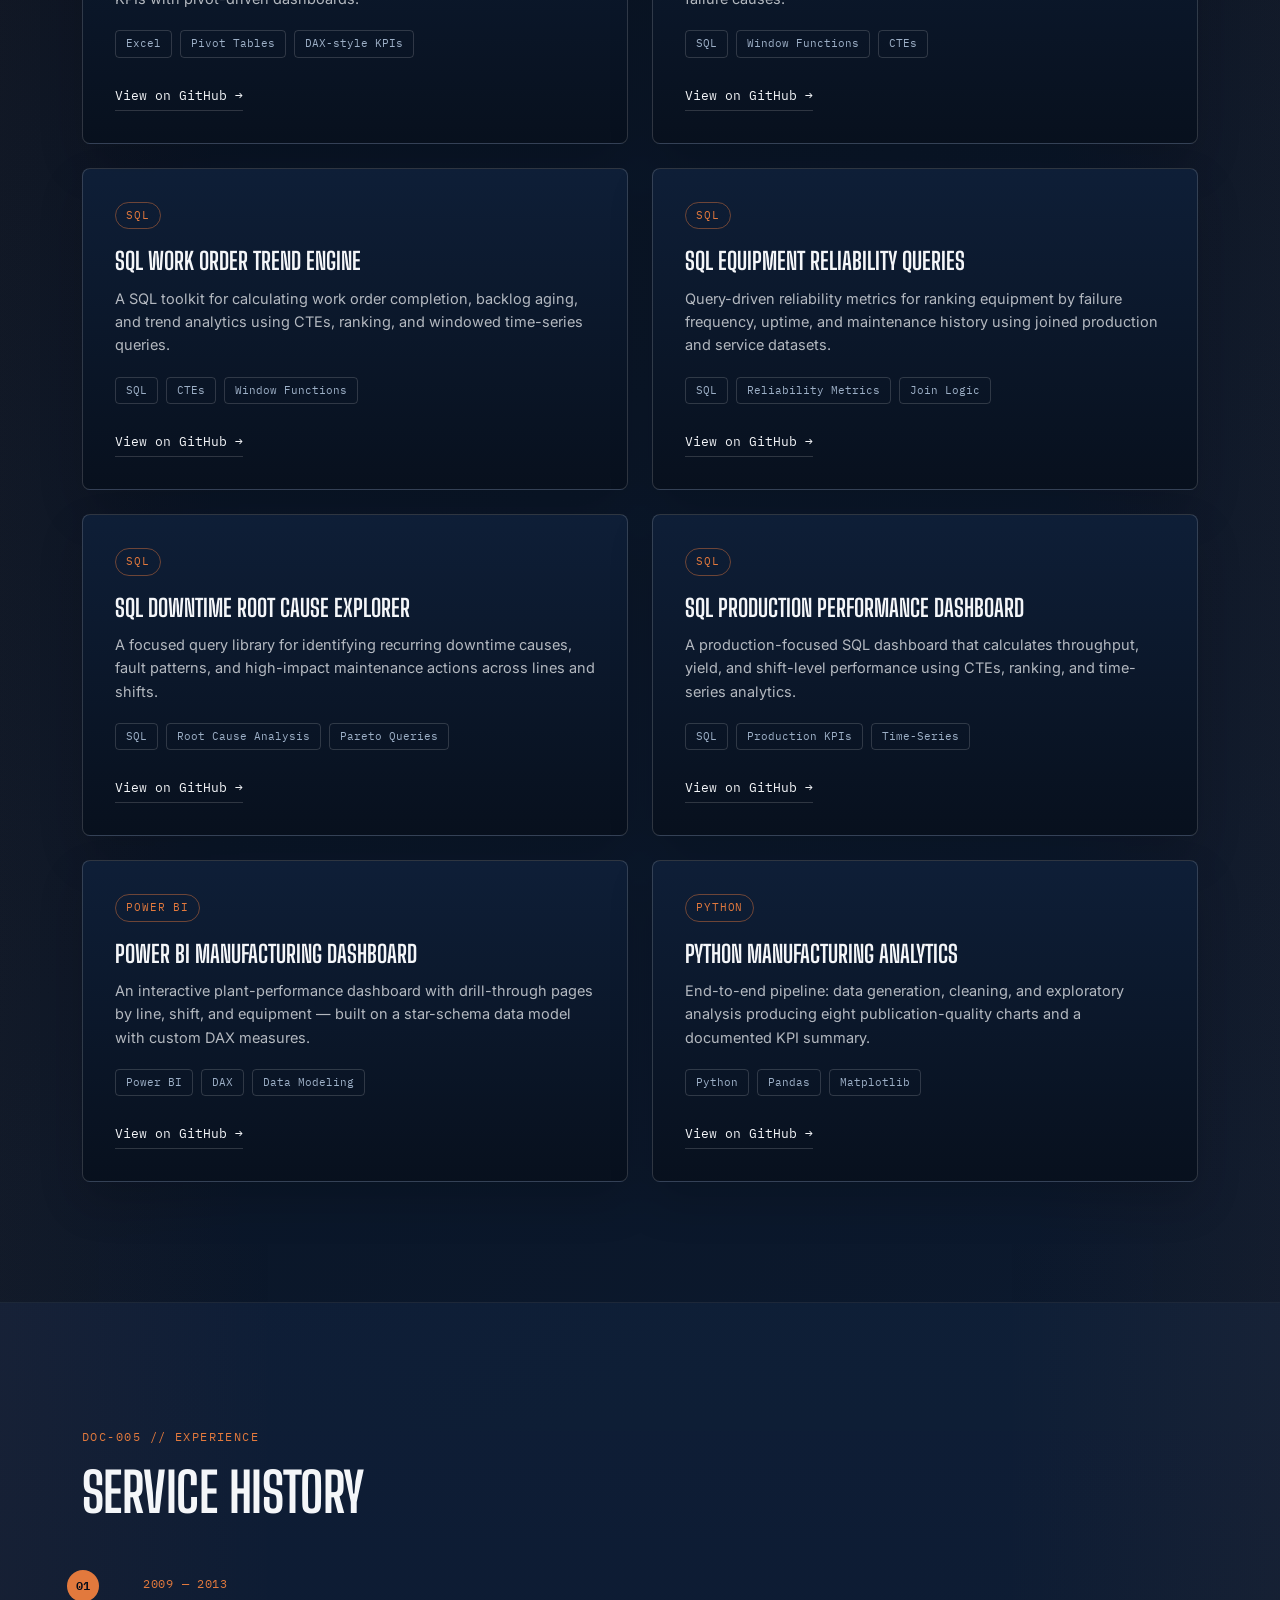
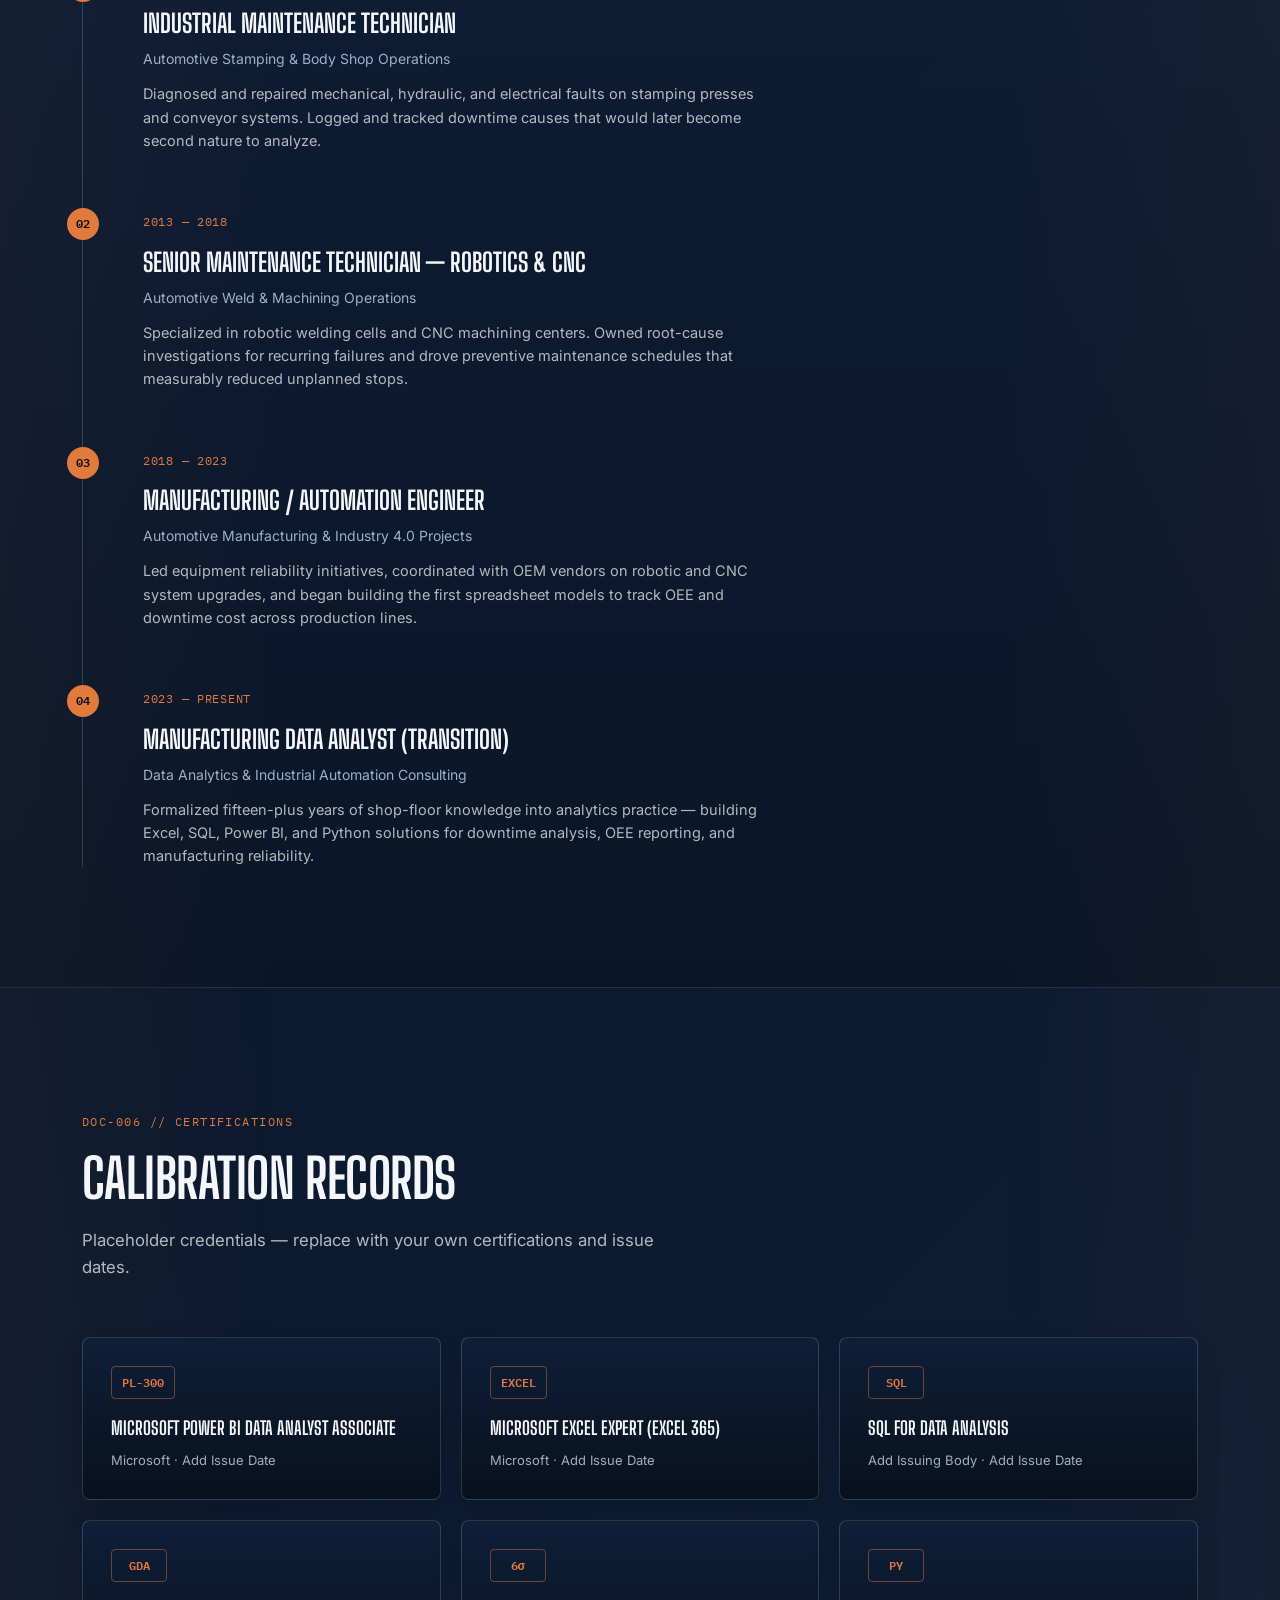
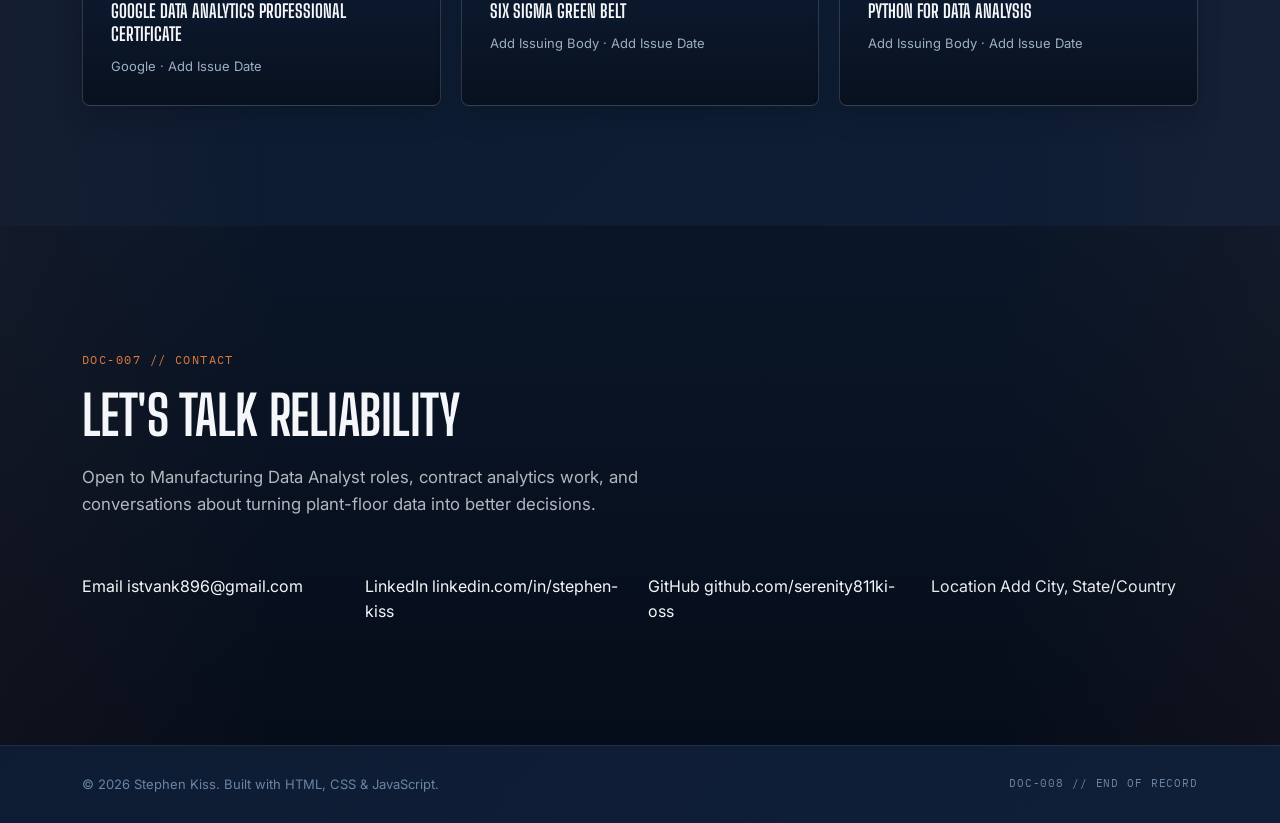
<file: portfolio/index.html>
<!DOCTYPE html>
<html lang="en">
<head>
  <meta charset="UTF-8">
  <meta name="viewport" content="width=device-width, initial-scale=1.0">
  <title>Stephen Kiss | Manufacturing Data Analyst</title>
  <meta name="description" content="Stephen Kiss — Manufacturing Data Analyst with 15+ years in automotive manufacturing and industrial maintenance. Specializing in Excel, SQL, Power BI, and Python for downtime, OEE, and reliability analytics.">
  <meta name="keywords" content="Manufacturing Data Analyst, Automotive Manufacturing, Industrial Maintenance, Power BI, SQL, Excel, Python, OEE, Downtime Analysis, Data Analytics">
  <meta name="author" content="Stephen Kiss">

  <!-- Open Graph -->
  <meta property="og:title" content="Stephen Kiss | Manufacturing Data Analyst">
  <meta property="og:description" content="15+ years in automotive manufacturing and industrial maintenance, now building data-driven solutions in Excel, SQL, Power BI, and Python.">
  <meta property="og:type" content="website">

  <link rel="icon" type="image/svg+xml" href="assets/favicon.svg">

  <!-- Fonts: Big Shoulders (display/industrial), Inter (body), IBM Plex Mono (data/spec labels) -->
  <link rel="preconnect" href="https://fonts.googleapis.com">
  <link rel="preconnect" href="https://fonts.gstatic.com" crossorigin>
  <link href="https://fonts.googleapis.com/css2?family=Big+Shoulders+Display:wght@600;700;800&family=Inter:wght@400;500;600;700&family=IBM+Plex+Mono:wght@400;500;600&display=swap" rel="stylesheet">

  <link rel="stylesheet" href="../css/style.css">
</head>
<body>

  <!-- ===================== BLUEPRINT GRID BACKGROUND ===================== -->
  <div class="blueprint-grid" aria-hidden="true"></div>

  <!-- ===================== STICKY NAVIGATION ===================== -->
  <header class="site-header" id="site-header">
    <nav class="navbar" aria-label="Primary navigation">
      <a href="#top" class="navbar__brand">
        <span class="navbar__brand-mark" aria-hidden="true"></span>
        STEPHEN KISS
      </a>

      <button class="navbar__toggle" id="navToggle" aria-label="Toggle navigation menu" aria-expanded="false" aria-controls="navMenu">
        <span></span><span></span><span></span>
      </button>

      <ul class="navbar__menu" id="navMenu">
        <li><a href="#about" class="navbar__link">About</a></li>
        <li><a href="#skills" class="navbar__link">Skills</a></li>
        <li><a href="#projects" class="navbar__link">Projects</a></li>
        <li><a href="#experience" class="navbar__link">Experience</a></li>
        <li><a href="#certifications" class="navbar__link">Certifications</a></li>
        <li><a href="#contact" class="navbar__link navbar__link--cta">Contact</a></li>
      </ul>
    </nav>
  </header>

  <main id="top">

    <!-- ===================== HERO ===================== -->
    <section class="hero" id="hero">
      <canvas id="signalCanvas" class="hero__signal" aria-hidden="true"></canvas>

      <div class="hero__content container">
        <p class="eyebrow" data-reveal>
          <span class="eyebrow__dot" aria-hidden="true"></span>
          DOC-001 // MANUFACTURING DATA ANALYST
        </p>

        <h1 class="hero__name" data-reveal>Stephen Kiss</h1>

        <p class="hero__headline" data-reveal>
          Manufacturing Data Analyst<br>
          <span class="hero__headline-accent">15+ Years in Automotive Manufacturing</span>
        </p>

        <p class="hero__sub" data-reveal>
          Two decades on the plant floor taught me how machines fail, why lines stop,
          and what it costs when they do. Now I turn that experience into dashboards,
          data models, and analysis that keep production running.
        </p>

        <div class="hero__cta" data-reveal>
          <a href="#projects" class="btn btn--primary">View Projects</a>
          <a href="../css/Stephen-Kiss-Resume.pdf" class="btn btn--ghost" target="_blank" rel="noopener noreferrer">View Resume</a>
        </div>

        <div class="hero__stats" data-reveal>
          <div class="stat">
            <span class="stat__value">15+</span>
            <span class="stat__label">Years in Manufacturing</span>
          </div>
          <div class="stat">
            <span class="stat__value">9,500+</span>
            <span class="stat__label">Downtime Events Analyzed</span>
          </div>
          <div class="stat">
            <span class="stat__value">4</span>
            <span class="stat__label">Analytics Platforms Mastered</span>
          </div>
        </div>
      </div>

      <a href="#about" class="scroll-cue" aria-label="Scroll to About section">
        <span class="scroll-cue__line"></span>
        SCROLL
      </a>
    </section>

    <!-- ===================== ABOUT ===================== -->
    <section class="section" id="about">
      <div class="container">
        <p class="eyebrow eyebrow--dark" data-reveal>DOC-002 // ABOUT</p>
        <h2 class="section__title" data-reveal>From the Shop Floor to the Dashboard</h2>

        <div class="about__grid">
          <div class="about__text" data-reveal>
            <p>
              I spent the first fifteen-plus years of my career on the production floor of automotive
              manufacturing plants &mdash; troubleshooting robotic welders, keeping CNC lines in
              spec, and chasing down the root cause of every unplanned stop before it turned into
              a missed shift target. I've worked inside PLC cabinets, rebuilt hydraulic presses at
              2 a.m., and sat in more downtime review meetings than I can count.
            </p>
            <p>
              Somewhere along the way I realized the most valuable thing I was producing wasn't
              just uptime &mdash; it was the pattern behind it. Every work order, every MTTR log,
              every changeover sheet was a dataset waiting to be read. That realization is what
              pulled me into data analytics: Excel modeling, SQL querying, Power BI dashboards,
              and Python-driven analysis, all pointed at the same floor I know inside and out.
            </p>
            <p>
              Today I build the kind of tools I wish I'd had as a technician &mdash; dashboards
              that tell a maintenance team exactly where to look, and reports that give plant
              managers a straight answer on where the next dollar of reliability investment
              should go.
            </p>
          </div>

          <div class="about__panel" data-reveal>
            <div class="spec-card">
              <div class="spec-card__row">
                <span class="spec-card__label">Domain</span>
                <span class="spec-card__value">Automotive Manufacturing</span>
              </div>
              <div class="spec-card__row">
                <span class="spec-card__label">Background</span>
                <span class="spec-card__value">Industrial Maintenance &amp; Reliability</span>
              </div>
              <div class="spec-card__row">
                <span class="spec-card__label">Focus</span>
                <span class="spec-card__value">Downtime, OEE &amp; Root-Cause Analytics</span>
              </div>
              <div class="spec-card__row">
                <span class="spec-card__label">Tools</span>
                <span class="spec-card__value">Excel &middot; SQL &middot; Power BI &middot; Python</span>
              </div>
              <div class="spec-card__row">
                <span class="spec-card__label">Status</span>
                <span class="spec-card__value">
                  <span class="status-dot" aria-hidden="true"></span>Open to Opportunities
                </span>
              </div>
            </div>
          </div>
        </div>
      </div>
    </section>

    <!-- ===================== SKILLS ===================== -->
    <section class="section section--alt" id="skills">
      <div class="container">
        <p class="eyebrow eyebrow--dark" data-reveal>DOC-003 // SKILLS</p>
        <h2 class="section__title" data-reveal>Instrument Panel</h2>
        <p class="section__intro" data-reveal>
          The tools I use to turn shop-floor data into decisions &mdash; measured the way a
          plant measures everything else: by what it actually moves.
        </p>

        <div class="skills-grid" data-reveal>

          <div class="skill-card">
            <svg class="skill-card__icon" viewBox="0 0 40 40" aria-hidden="true"><rect x="4" y="4" width="32" height="32" rx="3" fill="none" stroke="currentColor" stroke-width="2"/><line x1="4" y1="15" x2="36" y2="15" stroke="currentColor" stroke-width="2"/><line x1="15" y1="4" x2="15" y2="36" stroke="currentColor" stroke-width="2"/><line x1="26" y1="4" x2="26" y2="36" stroke="currentColor" stroke-width="2"/></svg>
            <h3 class="skill-card__title">Excel</h3>
            <p class="skill-card__desc">Advanced formulas, pivot dashboards, and KPI models built for plant-floor reporting.</p>
          </div>

          <div class="skill-card">
            <svg class="skill-card__icon" viewBox="0 0 40 40" aria-hidden="true"><ellipse cx="20" cy="9" rx="14" ry="5" fill="none" stroke="currentColor" stroke-width="2"/><path d="M6 9v22c0 2.8 6.3 5 14 5s14-2.2 14-5V9" fill="none" stroke="currentColor" stroke-width="2"/><path d="M6 20c0 2.8 6.3 5 14 5s14-2.2 14-5" fill="none" stroke="currentColor" stroke-width="2"/></svg>
            <h3 class="skill-card__title">SQL</h3>
            <p class="skill-card__desc">Query design across production databases &mdash; joins, aggregations, and window functions.</p>
          </div>

          <div class="skill-card">
            <svg class="skill-card__icon" viewBox="0 0 40 40" aria-hidden="true"><rect x="5" y="20" width="6" height="15" fill="currentColor"/><rect x="17" y="10" width="6" height="25" fill="currentColor"/><rect x="29" y="15" width="6" height="20" fill="currentColor"/></svg>
            <h3 class="skill-card__title">Power BI</h3>
            <p class="skill-card__desc">DAX measures, data modeling, and interactive dashboards for line and plant-level reviews.</p>
          </div>

          <div class="skill-card">
            <svg class="skill-card__icon" viewBox="0 0 40 40" aria-hidden="true"><path d="M20 4c-4 0-7 1-7 4v5h8v1H8c-3 0-5 3-5 7s2 7 5 7h3v-4c0-3 2-5 5-5h8c3 0 5-2 5-5V8c0-4-4-4-9-4z" fill="none" stroke="currentColor" stroke-width="1.8"/><circle cx="15.5" cy="7" r="1.2" fill="currentColor"/><circle cx="24.5" cy="33" r="1.2" fill="currentColor"/></svg>
            <h3 class="skill-card__title">Python</h3>
            <p class="skill-card__desc">Pandas, NumPy, and Matplotlib for data cleaning, EDA, and repeatable analysis pipelines.</p>
          </div>

          <div class="skill-card">
            <svg class="skill-card__icon" viewBox="0 0 40 40" aria-hidden="true"><circle cx="20" cy="20" r="15" fill="none" stroke="currentColor" stroke-width="2"/><path d="M20 20 L20 8" stroke="currentColor" stroke-width="2"/><path d="M20 20 L29 26" stroke="currentColor" stroke-width="2"/></svg>
            <h3 class="skill-card__title">Data Analysis</h3>
            <p class="skill-card__desc">Root-cause analysis, MTTR/MTBF calculations, and trend investigation on production data.</p>
          </div>

          <div class="skill-card">
            <svg class="skill-card__icon" viewBox="0 0 40 40" aria-hidden="true"><path d="M5 30 L13 18 L20 24 L27 10 L35 20" fill="none" stroke="currentColor" stroke-width="2.2" stroke-linejoin="round" stroke-linecap="round"/><circle cx="13" cy="18" r="1.6" fill="currentColor"/><circle cx="20" cy="24" r="1.6" fill="currentColor"/><circle cx="27" cy="10" r="1.6" fill="currentColor"/></svg>
            <h3 class="skill-card__title">Data Visualization</h3>
            <p class="skill-card__desc">Charts and layouts designed to be read correctly in five seconds on a factory-floor monitor.</p>
          </div>

          <div class="skill-card">
            <svg class="skill-card__icon" viewBox="0 0 40 40" aria-hidden="true"><rect x="4" y="6" width="32" height="28" rx="2" fill="none" stroke="currentColor" stroke-width="2"/><rect x="8" y="10" width="10" height="8" fill="none" stroke="currentColor" stroke-width="1.6"/><rect x="22" y="10" width="10" height="4" fill="none" stroke="currentColor" stroke-width="1.6"/><rect x="22" y="18" width="10" height="4" fill="none" stroke="currentColor" stroke-width="1.6"/><rect x="8" y="24" width="24" height="4" fill="none" stroke="currentColor" stroke-width="1.6"/></svg>
            <h3 class="skill-card__title">Dashboard Development</h3>
            <p class="skill-card__desc">End-to-end builds &mdash; from raw log to a dashboard a shift supervisor trusts at a glance.</p>
          </div>

          <div class="skill-card">
            <svg class="skill-card__icon" viewBox="0 0 40 40" aria-hidden="true"><circle cx="20" cy="20" r="6" fill="none" stroke="currentColor" stroke-width="2"/><path d="M20 4v6M20 30v6M4 20h6M30 20h6M8.9 8.9l4.2 4.2M26.9 26.9l4.2 4.2M8.9 31.1l4.2-4.2M26.9 13.1l4.2-4.2" stroke="currentColor" stroke-width="2" stroke-linecap="round"/></svg>
            <h3 class="skill-card__title">Manufacturing Analytics</h3>
            <p class="skill-card__desc">OEE, downtime cost modeling, and reliability metrics grounded in real plant operations.</p>
          </div>

        </div>
      </div>
    </section>

    <!-- ===================== FEATURED PROJECTS ===================== -->
    <section class="section" id="projects">
      <div class="container">
        <p class="eyebrow eyebrow--dark" data-reveal>DOC-004 // FEATURED PROJECTS</p>
        <h2 class="section__title" data-reveal>Work Orders, Completed</h2>
        <p class="section__intro" data-reveal>
          A sample of analytics projects built on realistic manufacturing datasets &mdash;
          each one framed the way a plant actually asks the question.
        </p>

        <div class="projects-grid" data-reveal>

          <article class="project-card">
            <div class="project-card__corner project-card__corner--tl" aria-hidden="true"></div>
            <div class="project-card__corner project-card__corner--br" aria-hidden="true"></div>
            <span class="project-card__tag">EXCEL</span>
            <h3 class="project-card__title">Manufacturing Equipment Downtime Dashboard</h3>
            <p class="project-card__desc">
              A full Excel workbook analyzing 9,500+ downtime events across six production lines &mdash;
              MTTR, MTBF, availability, and cost-of-downtime KPIs with pivot-driven dashboards.
            </p>
            <ul class="project-card__stack">
              <li>Excel</li><li>Pivot Tables</li><li>DAX-style KPIs</li>
            </ul>
            <a href="#" class="project-card__link">View on GitHub &rarr;</a>
          </article>

          <article class="project-card">
            <div class="project-card__corner project-card__corner--tl" aria-hidden="true"></div>
            <div class="project-card__corner project-card__corner--br" aria-hidden="true"></div>
            <span class="project-card__tag">SQL</span>
            <h3 class="project-card__title">SQL Manufacturing Analysis</h3>
            <p class="project-card__desc">
              25+ production-ready queries covering downtime trends, equipment reliability ranking,
              shift-level comparisons, and Pareto analysis of failure causes.
            </p>
            <ul class="project-card__stack">
              <li>SQL</li><li>Window Functions</li><li>CTEs</li>
            </ul>
            <a href="https://github.com/Serenity811KI-OSS/Manufacturing-Analytics-Platform" class="project-card__link" target="_blank" rel="noopener noreferrer">View on GitHub &rarr;</a>
          </article>

          <article class="project-card">
            <div class="project-card__corner project-card__corner--tl" aria-hidden="true"></div>
            <div class="project-card__corner project-card__corner--br" aria-hidden="true"></div>
            <span class="project-card__tag">SQL</span>
            <h3 class="project-card__title">SQL Work Order Trend Engine</h3>
            <p class="project-card__desc">
              A SQL toolkit for calculating work order completion, backlog aging, and trend
              analytics using CTEs, ranking, and windowed time-series queries.
            </p>
            <ul class="project-card__stack">
              <li>SQL</li><li>CTEs</li><li>Window Functions</li>
            </ul>
            <a href="https://github.com/Serenity811KI-OSS/sql-work-order-trend-engine" class="project-card__link" target="_blank" rel="noopener noreferrer">View on GitHub &rarr;</a>
          </article>

          <article class="project-card">
            <div class="project-card__corner project-card__corner--tl" aria-hidden="true"></div>
            <div class="project-card__corner project-card__corner--br" aria-hidden="true"></div>
            <span class="project-card__tag">SQL</span>
            <h3 class="project-card__title">SQL Equipment Reliability Queries</h3>
            <p class="project-card__desc">
              Query-driven reliability metrics for ranking equipment by failure frequency,
              uptime, and maintenance history using joined production and service datasets.
            </p>
            <ul class="project-card__stack">
              <li>SQL</li><li>Reliability Metrics</li><li>Join Logic</li>
            </ul>
            <a href="https://github.com/Serenity811KI-OSS/sql-equipment-reliability-queries" class="project-card__link" target="_blank" rel="noopener noreferrer">View on GitHub &rarr;</a>
          </article>

          <article class="project-card">
            <div class="project-card__corner project-card__corner--tl" aria-hidden="true"></div>
            <div class="project-card__corner project-card__corner--br" aria-hidden="true"></div>
            <span class="project-card__tag">SQL</span>
            <h3 class="project-card__title">SQL Downtime Root Cause Explorer</h3>
            <p class="project-card__desc">
              A focused query library for identifying recurring downtime causes, fault patterns,
              and high-impact maintenance actions across lines and shifts.
            </p>
            <ul class="project-card__stack">
              <li>SQL</li><li>Root Cause Analysis</li><li>Pareto Queries</li>
            </ul>
            <a href="https://github.com/Serenity811KI-OSS/sql-downtime-root-cause-explorer" class="project-card__link" target="_blank" rel="noopener noreferrer">View on GitHub &rarr;</a>
          </article>

          <article class="project-card">
            <div class="project-card__corner project-card__corner--tl" aria-hidden="true"></div>
            <div class="project-card__corner project-card__corner--br" aria-hidden="true"></div>
            <span class="project-card__tag">SQL</span>
            <h3 class="project-card__title">SQL Production Performance Dashboard</h3>
            <p class="project-card__desc">
              A production-focused SQL dashboard that calculates throughput, yield, and
              shift-level performance using CTEs, ranking, and time-series analytics.
            </p>
            <ul class="project-card__stack">
              <li>SQL</li><li>Production KPIs</li><li>Time-Series</li>
            </ul>
            <a href="https://github.com/Serenity811KI-OSS/sql-production-performance-dashboard" class="project-card__link" target="_blank" rel="noopener noreferrer">View on GitHub &rarr;</a>
          </article>

          <article class="project-card">
            <div class="project-card__corner project-card__corner--tl" aria-hidden="true"></div>
            <div class="project-card__corner project-card__corner--br" aria-hidden="true"></div>
            <span class="project-card__tag">POWER BI</span>
            <h3 class="project-card__title">Power BI Manufacturing Dashboard</h3>
            <p class="project-card__desc">
              An interactive plant-performance dashboard with drill-through pages by line, shift,
              and equipment &mdash; built on a star-schema data model with custom DAX measures.
            </p>
            <ul class="project-card__stack">
              <li>Power BI</li><li>DAX</li><li>Data Modeling</li>
            </ul>
            <a href="#" class="project-card__link">View on GitHub &rarr;</a>
          </article>

          <article class="project-card">
            <div class="project-card__corner project-card__corner--tl" aria-hidden="true"></div>
            <div class="project-card__corner project-card__corner--br" aria-hidden="true"></div>
            <span class="project-card__tag">PYTHON</span>
            <h3 class="project-card__title">Python Manufacturing Analytics</h3>
            <p class="project-card__desc">
              End-to-end pipeline: data generation, cleaning, and exploratory analysis producing
              eight publication-quality charts and a documented KPI summary.
            </p>
            <ul class="project-card__stack">
              <li>Python</li><li>Pandas</li><li>Matplotlib</li>
            </ul>
            <a href="#" class="project-card__link">View on GitHub &rarr;</a>
          </article>

        </div>
      </div>
    </section>

    <!-- ===================== EXPERIENCE TIMELINE ===================== -->
    <section class="section section--alt" id="experience">
      <div class="container">
        <p class="eyebrow eyebrow--dark" data-reveal>DOC-005 // EXPERIENCE</p>
        <h2 class="section__title" data-reveal>Service History</h2>

        <ol class="timeline" data-reveal>
          <li class="timeline__item">
            <span class="timeline__marker">01</span>
            <div class="timeline__content">
              <span class="timeline__date">2009 &mdash; 2013</span>
              <h3 class="timeline__role">Industrial Maintenance Technician</h3>
              <p class="timeline__org">Automotive Stamping &amp; Body Shop Operations</p>
              <p class="timeline__desc">
                Diagnosed and repaired mechanical, hydraulic, and electrical faults on stamping
                presses and conveyor systems. Logged and tracked downtime causes that would later
                become second nature to analyze.
              </p>
            </div>
          </li>

          <li class="timeline__item">
            <span class="timeline__marker">02</span>
            <div class="timeline__content">
              <span class="timeline__date">2013 &mdash; 2018</span>
              <h3 class="timeline__role">Senior Maintenance Technician &mdash; Robotics &amp; CNC</h3>
              <p class="timeline__org">Automotive Weld &amp; Machining Operations</p>
              <p class="timeline__desc">
                Specialized in robotic welding cells and CNC machining centers. Owned root-cause
                investigations for recurring failures and drove preventive maintenance schedules
                that measurably reduced unplanned stops.
              </p>
            </div>
          </li>

          <li class="timeline__item">
            <span class="timeline__marker">03</span>
            <div class="timeline__content">
              <span class="timeline__date">2018 &mdash; 2023</span>
              <h3 class="timeline__role">Manufacturing / Automation Engineer</h3>
              <p class="timeline__org">Automotive Manufacturing &amp; Industry 4.0 Projects</p>
              <p class="timeline__desc">
                Led equipment reliability initiatives, coordinated with OEM vendors on robotic
                and CNC system upgrades, and began building the first spreadsheet models to
                track OEE and downtime cost across production lines.
              </p>
            </div>
          </li>

          <li class="timeline__item">
            <span class="timeline__marker">04</span>
            <div class="timeline__content">
              <span class="timeline__date">2023 &mdash; Present</span>
              <h3 class="timeline__role">Manufacturing Data Analyst (Transition)</h3>
              <p class="timeline__org">Data Analytics &amp; Industrial Automation Consulting</p>
              <p class="timeline__desc">
                Formalized fifteen-plus years of shop-floor knowledge into analytics practice &mdash;
                building Excel, SQL, Power BI, and Python solutions for downtime analysis, OEE
                reporting, and manufacturing reliability.
              </p>
            </div>
          </li>
        </ol>
      </div>
    </section>

    <!-- ===================== CERTIFICATIONS ===================== -->
    <section class="section" id="certifications">
      <div class="container">
        <p class="eyebrow eyebrow--dark" data-reveal>DOC-006 // CERTIFICATIONS</p>
        <h2 class="section__title" data-reveal>Calibration Records</h2>
        <p class="section__intro" data-reveal>
          Placeholder credentials &mdash; replace with your own certifications and issue dates.
        </p>

        <div class="certs-grid" data-reveal>
          <div class="cert-card">
            <span class="cert-card__badge">PL-300</span>
            <h3 class="cert-card__title">Microsoft Power BI Data Analyst Associate</h3>
            <p class="cert-card__issuer">Microsoft &middot; Add Issue Date</p>
          </div>
          <div class="cert-card">
            <span class="cert-card__badge">EXCEL</span>
            <h3 class="cert-card__title">Microsoft Excel Expert (Excel 365)</h3>
            <p class="cert-card__issuer">Microsoft &middot; Add Issue Date</p>
          </div>
          <div class="cert-card">
            <span class="cert-card__badge">SQL</span>
            <h3 class="cert-card__title">SQL for Data Analysis</h3>
            <p class="cert-card__issuer">Add Issuing Body &middot; Add Issue Date</p>
          </div>
          <div class="cert-card">
            <span class="cert-card__badge">GDA</span>
            <h3 class="cert-card__title">Google Data Analytics Professional Certificate</h3>
            <p class="cert-card__issuer">Google &middot; Add Issue Date</p>
          </div>
          <div class="cert-card">
            <span class="cert-card__badge">6&sigma;</span>
            <h3 class="cert-card__title">Six Sigma Green Belt</h3>
            <p class="cert-card__issuer">Add Issuing Body &middot; Add Issue Date</p>
          </div>
          <div class="cert-card">
            <span class="cert-card__badge">PY</span>
            <h3 class="cert-card__title">Python for Data Analysis</h3>
            <p class="cert-card__issuer">Add Issuing Body &middot; Add Issue Date</p>
          </div>
        </div>
      </div>
    </section>

    <!-- ===================== CONTACT ===================== -->
    <section class="section section--contact" id="contact">
      <div class="container">
        <p class="eyebrow" data-reveal>DOC-007 // CONTACT</p>
        <h2 class="section__title section__title--light" data-reveal>Let's Talk Reliability</h2>
        <p class="section__intro section__intro--light" data-reveal>
          Open to Manufacturing Data Analyst roles, contract analytics work, and conversations
          about turning plant-floor data into better decisions.
        </p>

        <div class="contact-grid" data-reveal>
          <a href="mailto:istvank896@gmail.com" class="contact-card">
            <span class="contact-card__label">Email</span>
            <span class="contact-card__value">istvank896@gmail.com</span>
          </a>
          <a href="https://www.linkedin.com/in/kiss-istvan-a5072ab1/" target="_blank" rel="noopener noreferrer" class="contact-card">
            <span class="contact-card__label">LinkedIn</span>
            <span class="contact-card__value">linkedin.com/in/stephen-kiss</span>
          </a>
          <a href="https://github.com/serenity811ki-oss" target="_blank" rel="noopener noreferrer" class="contact-card">
            <span class="contact-card__label">GitHub</span>
            <span class="contact-card__value">github.com/serenity811ki-oss</span>
          </a>
          <div class="contact-card contact-card--static">
            <span class="contact-card__label">Location</span>
            <span class="contact-card__value">Add City, State/Country</span>
          </div>
        </div>
      </div>
    </section>

  </main>

  <!-- ===================== FOOTER ===================== -->
  <footer class="site-footer">
    <div class="container site-footer__inner">
      <p>&copy; <span id="year"></span> Stephen Kiss. Built with HTML, CSS &amp; JavaScript.</p>
      <p class="site-footer__meta">DOC-008 // END OF RECORD</p>
    </div>
  </footer>

  <!-- ===================== BACK TO TOP ===================== -->
  <button id="backToTop" class="back-to-top" aria-label="Back to top">&uarr;</button>

  <script src="../js/script.js"></script>
</body>
</html>
</file>
<file: css/style.css>
/* ==========================================================================
   STEPHEN KISS — MANUFACTURING DATA ANALYST PORTFOLIO
   Design system: "Shop-floor blueprint" — deep navy, white, muted industrial
   orange. Big Shoulders Display for headlines, Inter for body copy,
   IBM Plex Mono for spec-sheet labels and data figures.
   ========================================================================== */

/* ---------------------------- DESIGN TOKENS ---------------------------- */
:root {
  /* Color */
  --color-navy-950: #060d1a;
  --color-navy-900: #0a1628;
  --color-navy-800: #0f1f38;
  --color-navy-700: #16304f;
  --color-steel-400: #6b84a3;
  --color-steel-300: #9db0c7;
  --color-white: #f4f6f9;
  --color-white-dim: rgba(244, 246, 249, 0.72);
  --color-accent: #e2793d;
  --color-accent-dim: rgba(226, 121, 61, 0.16);
  --color-accent-line: rgba(226, 121, 61, 0.45);
  --color-line: rgba(244, 246, 249, 0.08);
  --color-line-strong: rgba(244, 246, 249, 0.16);
  --color-success: #5fb98c;

  /* Type */
  --font-display: 'Big Shoulders Display', sans-serif;
  --font-body: 'Inter', -apple-system, BlinkMacSystemFont, sans-serif;
  --font-mono: 'IBM Plex Mono', 'Courier New', monospace;

  /* Layout */
  --container-w: 1180px;
  --radius-sm: 4px;
  --radius-md: 8px;
  --transition-base: 220ms cubic-bezier(0.4, 0, 0.2, 1);
}

/* ---------------------------- RESET ---------------------------- */
*, *::before, *::after { box-sizing: border-box; }
html { scroll-behavior: smooth; }
body {
  margin: 0;
  background:
    radial-gradient(circle at top left, rgba(226, 121, 61, 0.18), transparent 28%),
    linear-gradient(135deg, var(--color-navy-950) 0%, var(--color-navy-900) 50%, var(--color-navy-800) 100%);
  color: var(--color-white);
  font-family: var(--font-body);
  font-size: 16px;
  line-height: 1.6;
  -webkit-font-smoothing: antialiased;
}
img { max-width: 100%; display: block; }
a { color: inherit; text-decoration: none; }
ul, ol { list-style: none; margin: 0; padding: 0; }
h1, h2, h3, p { margin: 0; }
button { font-family: inherit; cursor: pointer; }

@media (prefers-reduced-motion: reduce) {
  html { scroll-behavior: auto; }
  *, *::before, *::after {
    animation-duration: 0.01ms !important;
    animation-iteration-count: 1 !important;
    transition-duration: 0.01ms !important;
    scroll-behavior: auto !important;
  }
}

/* Visible keyboard focus */
a:focus-visible,
button:focus-visible {
  outline: 2px solid var(--color-accent);
  outline-offset: 3px;
  border-radius: var(--radius-sm);
}

.container {
  max-width: var(--container-w);
  margin: 0 auto;
  padding: 0 32px;
}

/* ---------------------------- BLUEPRINT GRID BACKDROP ---------------------------- */
.blueprint-grid {
  position: fixed;
  inset: 0;
  z-index: -1;
  pointer-events: none;
  background-image:
    linear-gradient(var(--color-line) 1px, transparent 1px),
    linear-gradient(90deg, var(--color-line) 1px, transparent 1px);
  background-size: 64px 64px;
  opacity: 0.5;
  mask-image: linear-gradient(to bottom, rgba(0,0,0,0.6) 0%, transparent 85%);
}

/* ---------------------------- EYEBROW / SPEC LABELS ---------------------------- */
.eyebrow {
  display: inline-flex;
  align-items: center;
  gap: 8px;
  font-family: var(--font-mono);
  font-size: 12px;
  letter-spacing: 0.12em;
  color: var(--color-accent);
  margin-bottom: 18px;
  text-transform: uppercase;
}
.eyebrow--dark { color: var(--color-accent); }
.eyebrow__dot {
  width: 7px;
  height: 7px;
  border-radius: 50%;
  background: var(--color-accent);
  box-shadow: 0 0 0 3px var(--color-accent-dim);
  animation: pulse-dot 2.4s ease-in-out infinite;
}
@keyframes pulse-dot {
  0%, 100% { opacity: 1; }
  50% { opacity: 0.4; }
}

/* ---------------------------- BUTTONS ---------------------------- */
.btn {
  display: inline-flex;
  align-items: center;
  justify-content: center;
  padding: 14px 28px;
  font-family: var(--font-mono);
  font-size: 13px;
  font-weight: 500;
  letter-spacing: 0.06em;
  text-transform: uppercase;
  border-radius: var(--radius-sm);
  border: 1px solid transparent;
  transition: transform var(--transition-base), background var(--transition-base), border-color var(--transition-base);
}
.btn--primary {
  background: var(--color-accent);
  color: var(--color-navy-950);
}
.btn--primary:hover {
  transform: translateY(-2px);
  background: #ef8b52;
}
.btn--ghost {
  border-color: var(--color-line-strong);
  color: var(--color-white);
}
.btn--ghost:hover {
  border-color: var(--color-accent);
  color: var(--color-accent);
  transform: translateY(-2px);
}

/* ==========================================================================
   NAVIGATION
   ========================================================================== */
.site-header {
  position: fixed;
  top: 0;
  left: 0;
  right: 0;
  z-index: 100;
  background: rgba(10, 22, 40, 0.65);
  backdrop-filter: blur(10px);
  -webkit-backdrop-filter: blur(10px);
  border-bottom: 1px solid transparent;
  transition: border-color var(--transition-base), background var(--transition-base);
}
.site-header.is-scrolled {
  border-bottom-color: var(--color-line);
  background: rgba(10, 22, 40, 0.9);
}
.navbar {
  max-width: var(--container-w);
  margin: 0 auto;
  padding: 18px 32px;
  display: flex;
  align-items: center;
  justify-content: space-between;
}
.navbar__brand {
  display: flex;
  align-items: center;
  gap: 12px;
  font-family: var(--font-mono);
  font-size: 14px;
  font-weight: 600;
  letter-spacing: 0.08em;
  color: var(--color-white);
}
.navbar__brand-logo {
  width: 40px;
  height: 40px;
  border-radius: 12px;
  box-shadow: 0 8px 24px rgba(0, 0, 0, 0.25);
}
.navbar__brand-text {
  letter-spacing: 0.14em;
}
.navbar__menu {
  display: flex;
  align-items: center;
  gap: 32px;
}
.navbar__link {
  font-size: 14px;
  font-weight: 500;
  color: var(--color-white-dim);
  position: relative;
  padding: 4px 0;
  transition: color var(--transition-base);
}
.navbar__link::after {
  content: '';
  position: absolute;
  left: 0;
  bottom: -2px;
  width: 0;
  height: 1px;
  background: var(--color-accent);
  transition: width var(--transition-base);
}
.navbar__link:hover { color: var(--color-white); }
.navbar__link:hover::after { width: 100%; }
.navbar__link--cta {
  padding: 8px 16px;
  border: 1px solid var(--color-accent-line);
  border-radius: var(--radius-sm);
  color: var(--color-accent);
  font-family: var(--font-mono);
  font-size: 12px;
  text-transform: uppercase;
}
.navbar__link--cta::after { display: none; }
.navbar__link--cta:hover { background: var(--color-accent-dim); }

.navbar__toggle {
  display: none;
  flex-direction: column;
  gap: 5px;
  background: none;
  border: none;
  padding: 6px;
}
.navbar__toggle span {
  width: 24px;
  height: 2px;
  background: var(--color-white);
  transition: transform var(--transition-base), opacity var(--transition-base);
}
.navbar__toggle[aria-expanded="true"] span:nth-child(1) { transform: translateY(7px) rotate(45deg); }
.navbar__toggle[aria-expanded="true"] span:nth-child(2) { opacity: 0; }
.navbar__toggle[aria-expanded="true"] span:nth-child(3) { transform: translateY(-7px) rotate(-45deg); }

/* ==========================================================================
   HERO
   ========================================================================== */
.hero {
  position: relative;
  min-height: 100vh;
  display: flex;
  align-items: center;
  overflow: hidden;
  padding-top: 90px;
}
.hero__signal {
  position: absolute;
  inset: 0;
  width: 100%;
  height: 100%;
  opacity: 0.55;
}
.hero__content {
  position: relative;
  z-index: 2;
  padding-bottom: 60px;
}
.hero__name {
  font-family: var(--font-display);
  font-weight: 800;
  font-size: clamp(3.2rem, 9vw, 6.5rem);
  line-height: 0.95;
  letter-spacing: -0.01em;
  text-transform: uppercase;
  margin-bottom: 20px;
}
.hero__headline {
  font-family: var(--font-display);
  font-weight: 600;
  font-size: clamp(1.4rem, 3vw, 2rem);
  line-height: 1.3;
  color: var(--color-steel-300);
  text-transform: uppercase;
  letter-spacing: 0.01em;
  margin-bottom: 18px;
}
.hero__headline-accent { color: var(--color-accent); }
.hero__badge {
  display: inline-flex;
  align-items: center;
  gap: 10px;
  padding: 10px 14px;
  border: 1px solid var(--color-accent-line);
  border-radius: 999px;
  background: rgba(226, 121, 61, 0.08);
  color: var(--color-white-dim);
  font-size: 0.95rem;
  margin-bottom: 24px;
}
.hero__badge-dot {
  width: 10px;
  height: 10px;
  border-radius: 50%;
  background: var(--color-accent);
  box-shadow: 0 0 0 4px rgba(226, 121, 61, 0.18);
}
.hero__sub {
  max-width: 560px;
  color: var(--color-white-dim);
  font-size: 1.05rem;
  margin-bottom: 36px;
}
.hero__cta {
  display: flex;
  gap: 16px;
  flex-wrap: wrap;
  margin-bottom: 24px;
}
.hero__highlight {
  max-width: 620px;
  border: 1px solid var(--color-line-strong);
  border-radius: var(--radius-md);
  padding: 20px 22px;
  background: linear-gradient(135deg, rgba(226,121,61,0.12), rgba(10,22,40,0.9));
  box-shadow: 0 22px 60px rgba(0, 0, 0, 0.18);
  margin-bottom: 40px;
}
.hero__highlight-title {
  display: inline-block;
  font-family: var(--font-mono);
  font-size: 11px;
  letter-spacing: 0.12em;
  text-transform: uppercase;
  color: var(--color-accent);
  margin-bottom: 8px;
}
.hero__highlight p {
  color: var(--color-white-dim);
  font-size: 0.97rem;
}
.hero__stats {
  display: flex;
  gap: 48px;
  flex-wrap: wrap;
  border-top: 1px solid var(--color-line);
  padding-top: 28px;
}
.stat { display: flex; flex-direction: column; gap: 4px; }
.stat__value {
  font-family: var(--font-mono);
  font-size: 1.8rem;
  font-weight: 600;
  color: var(--color-accent);
}
.stat__label {
  font-size: 12px;
  color: var(--color-steel-300);
  text-transform: uppercase;
  letter-spacing: 0.06em;
}

.scroll-cue {
  position: absolute;
  bottom: 32px;
  left: 32px;
  display: flex;
  align-items: center;
  gap: 10px;
  font-family: var(--font-mono);
  font-size: 11px;
  letter-spacing: 0.15em;
  color: var(--color-steel-300);
  z-index: 2;
}
.scroll-cue__line {
  width: 32px;
  height: 1px;
  background: var(--color-steel-300);
  position: relative;
  overflow: hidden;
}
.scroll-cue__line::after {
  content: '';
  position: absolute;
  left: -100%;
  top: 0;
  width: 100%;
  height: 100%;
  background: var(--color-accent);
  animation: scroll-cue-move 1.8s ease-in-out infinite;
}
@keyframes scroll-cue-move {
  0% { left: -100%; }
  50% { left: 0; }
  100% { left: 100%; }
}

/* ==========================================================================
   SECTIONS (SHARED)
   ========================================================================== */
.section {
  padding: 120px 0;
  position: relative;
}
.section::before {
  content: '';
  position: absolute;
  inset: 0;
  background: linear-gradient(90deg, rgba(226, 121, 61, 0.04), transparent 22%, transparent 78%, rgba(226, 121, 61, 0.04));
  pointer-events: none;
}
.section__title {
  position: relative;
  z-index: 1;
}
.section--alt {
  background: linear-gradient(180deg, rgba(15, 31, 56, 0.96), rgba(10, 22, 40, 0.98));
  border-top: 1px solid var(--color-line);
  border-bottom: 1px solid var(--color-line);
}
.section__title {
  font-family: var(--font-display);
  font-weight: 700;
  font-size: clamp(2.2rem, 5vw, 3.4rem);
  text-transform: uppercase;
  letter-spacing: -0.01em;
  line-height: 1.05;
  margin-bottom: 20px;
  max-width: 760px;
}
.section__intro {
  color: var(--color-white-dim);
  font-size: 1.05rem;
  max-width: 620px;
  margin-bottom: 56px;
}

/* ==========================================================================
   ABOUT
   ========================================================================== */
.about__grid {
  display: grid;
  grid-template-columns: 1.4fr 1fr;
  gap: 64px;
  align-items: start;
  margin-top: 48px;
}
.about__text p {
  color: var(--color-white-dim);
  margin-bottom: 20px;
  font-size: 1.02rem;
}
.about__text p:last-child { margin-bottom: 0; }

.spec-card {
  border: 1px solid var(--color-line-strong);
  border-radius: var(--radius-md);
  background: var(--color-navy-800);
  padding: 8px;
}
.spec-card__row {
  display: flex;
  justify-content: space-between;
  align-items: center;
  gap: 16px;
  padding: 16px 14px;
  border-bottom: 1px solid var(--color-line);
}
.spec-card__row:last-child { border-bottom: none; }
.spec-card__label {
  font-family: var(--font-mono);
  font-size: 12px;
  text-transform: uppercase;
  letter-spacing: 0.06em;
  color: var(--color-steel-400);
}
.spec-card__value {
  font-size: 14px;
  font-weight: 500;
  text-align: right;
  display: flex;
  align-items: center;
  gap: 8px;
}
.status-dot {
  width: 8px;
  height: 8px;
  border-radius: 50%;
  background: var(--color-success);
  box-shadow: 0 0 0 3px rgba(95, 185, 140, 0.18);
}

/* ==========================================================================
   SKILLS
   ========================================================================== */
.skills-grid {
  display: grid;
  grid-template-columns: repeat(4, 1fr);
  gap: 1px;
  background: var(--color-line);
  border: 1px solid var(--color-line);
  border-radius: var(--radius-md);
  overflow: hidden;
}
.skill-card {
  background: var(--color-navy-900);
  padding: 32px 24px;
  transition: transform var(--transition-base), background var(--transition-base), border-color var(--transition-base);
  border: 1px solid transparent;
}
.skill-card:hover {
  background: var(--color-navy-800);
  transform: translateY(-4px);
  border-color: var(--color-accent-line);
}
.skill-card__icon {
  width: 34px;
  height: 34px;
  color: var(--color-accent);
  margin-bottom: 18px;
}
.skill-card__title {
  font-family: var(--font-display);
  font-weight: 700;
  font-size: 1.25rem;
  text-transform: uppercase;
  margin-bottom: 8px;
}
.skill-card__desc {
  font-size: 13.5px;
  color: var(--color-steel-300);
  line-height: 1.55;
}

/* ==========================================================================
   SERVICES
   ========================================================================== */
.services-grid {
  display: grid;
  grid-template-columns: repeat(3, 1fr);
  gap: 20px;
  margin-top: 24px;
}
.service-card {
  border: 1px solid var(--color-line-strong);
  border-radius: var(--radius-md);
  padding: 28px;
  background: linear-gradient(180deg, rgba(15,31,56,0.95), rgba(6,13,26,0.95));
  min-height: 100%;
  box-shadow: 0 18px 40px rgba(0, 0, 0, 0.16);
  transition: transform var(--transition-base), border-color var(--transition-base);
}
.service-card:hover {
  transform: translateY(-4px);
  border-color: var(--color-accent-line);
}
.service-card h3 {
  font-family: var(--font-display);
  font-size: 1.25rem;
  text-transform: uppercase;
  margin-bottom: 10px;
}
.service-card p {
  color: var(--color-white-dim);
  font-size: 0.95rem;
  line-height: 1.7;
}

/* ==========================================================================
   PROJECTS
   ========================================================================== */
.projects-grid {
  display: grid;
  grid-template-columns: repeat(2, 1fr);
  gap: 24px;
}
.project-card {
  position: relative;
  border: 1px solid var(--color-line-strong);
  border-radius: var(--radius-md);
  padding: 32px;
  background: linear-gradient(180deg, rgba(15,31,56,0.95), rgba(8,16,29,0.95));
  transition: border-color var(--transition-base), transform var(--transition-base), box-shadow var(--transition-base);
  box-shadow: 0 20px 45px rgba(0, 0, 0, 0.16);
}
.project-card:hover {
  border-color: var(--color-accent-line);
  transform: translateY(-4px);
}
.project-card__corner {
  position: absolute;
  width: 14px;
  height: 14px;
  border: 2px solid var(--color-accent);
  opacity: 0;
  transition: opacity var(--transition-base);
}
.project-card:hover .project-card__corner { opacity: 1; }
.project-card__corner--tl { top: -1px; left: -1px; border-right: none; border-bottom: none; }
.project-card__corner--br { bottom: -1px; right: -1px; border-left: none; border-top: none; }

.project-card__tag {
  display: inline-block;
  font-family: var(--font-mono);
  font-size: 11px;
  letter-spacing: 0.08em;
  color: var(--color-accent);
  border: 1px solid var(--color-accent-line);
  padding: 4px 10px;
  border-radius: 999px;
  margin-bottom: 18px;
}
.project-card__title {
  font-family: var(--font-display);
  font-weight: 700;
  font-size: 1.5rem;
  text-transform: uppercase;
  margin-bottom: 12px;
  line-height: 1.15;
}
.project-card__desc {
  color: var(--color-white-dim);
  font-size: 14.5px;
  margin-bottom: 20px;
}
.project-card__stack {
  display: flex;
  flex-wrap: wrap;
  gap: 8px;
  margin-bottom: 24px;
}
.project-card__stack li {
  font-family: var(--font-mono);
  font-size: 11px;
  color: var(--color-steel-300);
  border: 1px solid var(--color-line-strong);
  padding: 4px 10px;
  border-radius: var(--radius-sm);
}
.project-card__actions {
  display: flex;
  flex-wrap: wrap;
  gap: 20px 28px;
  margin-top: 28px;
  padding-top: 6px;
}
.project-card__link {
  display: inline-flex;
  align-items: center;
  gap: 8px;
  font-family: var(--font-mono);
  font-size: 13px;
  color: var(--color-white);
  border-bottom: 1px solid var(--color-line-strong);
  padding-bottom: 3px;
  transition: color var(--transition-base), border-color var(--transition-base);
}
.project-card__link--secondary {
  color: var(--color-accent);
  border-color: var(--color-accent-line);
}
.project-card__link:hover {
  color: var(--color-accent);
  border-color: var(--color-accent);
}

/* ==========================================================================
   EXPERIENCE TIMELINE
   ========================================================================== */
.timeline {
  position: relative;
  margin-top: 48px;
  padding-left: 60px;
  border-left: 1px solid var(--color-line-strong);
}
.timeline__item {
  position: relative;
  padding-bottom: 56px;
}
.timeline__item:last-child { padding-bottom: 0; }
.timeline__marker {
  position: absolute;
  left: -76px;
  top: 0;
  width: 32px;
  height: 32px;
  display: flex;
  align-items: center;
  justify-content: center;
  font-family: var(--font-mono);
  font-size: 12px;
  font-weight: 600;
  color: var(--color-navy-950);
  background: var(--color-accent);
  border-radius: 50%;
}
.timeline__date {
  font-family: var(--font-mono);
  font-size: 12px;
  letter-spacing: 0.06em;
  color: var(--color-accent);
  text-transform: uppercase;
}
.timeline__role {
  font-family: var(--font-display);
  font-weight: 700;
  font-size: 1.6rem;
  text-transform: uppercase;
  margin: 8px 0 4px;
}
.timeline__org {
  color: var(--color-steel-300);
  font-size: 14px;
  margin-bottom: 12px;
}
.timeline__desc {
  color: var(--color-white-dim);
  max-width: 640px;
  font-size: 14.5px;
}

/* ==========================================================================
   CERTIFICATIONS
   ========================================================================== */
.certs-grid {
  display: grid;
  grid-template-columns: repeat(3, 1fr);
  gap: 20px;
}
.cert-card {
  border: 1px solid var(--color-line-strong);
  border-radius: var(--radius-md);
  padding: 28px;
  background: linear-gradient(180deg, rgba(15,31,56,0.96), rgba(8,16,29,0.96));
  transition: border-color var(--transition-base), transform var(--transition-base);
  box-shadow: 0 12px 28px rgba(0, 0, 0, 0.14);
}
.cert-card:hover {
  border-color: var(--color-accent-line);
  transform: translateY(-3px);
}
.cert-card__badge {
  display: inline-flex;
  align-items: center;
  justify-content: center;
  min-width: 56px;
  padding: 6px 10px;
  font-family: var(--font-mono);
  font-size: 12px;
  font-weight: 600;
  color: var(--color-accent);
  border: 1px solid var(--color-accent-line);
  border-radius: var(--radius-sm);
  margin-bottom: 18px;
}
.cert-card__title {
  font-family: var(--font-display);
  font-weight: 700;
  font-size: 1.15rem;
  text-transform: uppercase;
  line-height: 1.25;
  margin-bottom: 10px;
}
.cert-card__issuer {
  font-size: 13px;
  color: var(--color-steel-300);
}

/* ==========================================================================
   CONTACT
   ========================================================================== */
.section--contact {
  background: linear-gradient(180deg, var(--color-navy-900) 0%, var(--color-navy-950) 100%);
}
.section__title--light { color: var(--color-white); }
.section__intro--light { color: var(--color-white-dim); }

.contact-grid {
  display: grid;
  grid-template-columns: repeat(4, 1fr);
  gap: 16px;
}
.contact-grid.contact-grid--form {
  grid-template-columns: minmax(280px, 1fr) minmax(380px, 1.15fr);
  gap: 32px;
}
.contact-panel,
.contact-form-panel {
  border: 1px solid var(--color-line-strong);
  border-radius: var(--radius-md);
  padding: 36px;
  background: rgba(10, 22, 40, 0.95);
  box-shadow: 0 20px 50px rgba(0, 0, 0, 0.14);
}
.contact-panel__eyebrow {
  display: inline-flex;
  align-items: center;
  gap: 10px;
  font-family: var(--font-mono);
  font-size: 11px;
  letter-spacing: 0.16em;
  text-transform: uppercase;
  color: var(--color-accent);
  margin-bottom: 18px;
}
.contact-panel__title {
  font-family: var(--font-display);
  font-size: clamp(2rem, 2.5vw, 2.7rem);
  line-height: 1.05;
  margin-bottom: 18px;
}
.contact-panel__copy {
  color: var(--color-white-dim);
  font-size: 1rem;
  margin-bottom: 28px;
  max-width: 560px;
}
.contact-card-list {
  display: grid;
  gap: 16px;
}
.contact-card.contact-card--quiet {
  background: rgba(255, 255, 255, 0.03);
}
.contact-card.contact-card--quiet:hover {
  background: rgba(226, 121, 61, 0.1);
}
.contact-card.contact-card--static {
  opacity: 0.95;
}
.contact-form {
  display: grid;
  gap: 18px;
}
.form-row {
  display: grid;
  gap: 10px;
}
.form-label {
  font-family: var(--font-mono);
  font-size: 0.85rem;
  text-transform: uppercase;
  letter-spacing: 0.12em;
  color: var(--color-steel-300);
}
.form-label--optional {
  font-weight: 400;
  color: var(--color-white-dim);
  text-transform: none;
  letter-spacing: normal;
}
.form-input,
.form-textarea {
  width: 100%;
  border: 1px solid var(--color-line);
  border-radius: var(--radius-sm);
  background: rgba(255, 255, 255, 0.04);
  color: var(--color-white);
  padding: 16px 18px;
  font-family: var(--font-body);
  font-size: 1rem;
  transition: border-color var(--transition-base), box-shadow var(--transition-base);
}
.form-input:focus,
.form-textarea:focus {
  outline: none;
  border-color: var(--color-accent);
  box-shadow: 0 0 0 4px rgba(226, 121, 61, 0.12);
}
.form-textarea {
  min-height: 160px;
  resize: vertical;
}
.contact-form__actions {
  display: flex;
  align-items: center;
  gap: 20px;
  flex-wrap: wrap;
  margin-top: 4px;
}
.contact-form__note {
  color: var(--color-white-dim);
  font-size: 0.95rem;
  max-width: 420px;
}
/* Responsive overrides for the contact section */
@media (max-width: 960px) {
  .contact-grid.contact-grid--form {
    grid-template-columns: 1fr;
  }
}
@media (max-width: 760px) {
  .contact-panel,
  .contact-form-panel {
    padding: 28px;
  }
}

/* ==========================================================================
   FOOTER
   ========================================================================== */
.site-footer {
  border-top: 1px solid var(--color-line);
  padding: 28px 0;
}
.site-footer__inner {
  display: flex;
  justify-content: space-between;
  align-items: center;
  flex-wrap: wrap;
  gap: 8px;
  font-size: 13px;
  color: var(--color-steel-400);
}
.site-footer__meta {
  font-family: var(--font-mono);
  font-size: 11px;
  letter-spacing: 0.08em;
  text-transform: uppercase;
}

/* ==========================================================================
   BACK TO TOP
   ========================================================================== */
.back-to-top {
  position: fixed;
  right: 24px;
  bottom: 24px;
  width: 46px;
  height: 46px;
  border-radius: 50%;
  border: 1px solid var(--color-accent-line);
  background: var(--color-navy-800);
  color: var(--color-accent);
  font-size: 18px;
  display: flex;
  align-items: center;
  justify-content: center;
  opacity: 0;
  visibility: hidden;
  transform: translateY(12px);
  transition: opacity var(--transition-base), transform var(--transition-base), background var(--transition-base);
  z-index: 90;
}
.back-to-top.is-visible {
  opacity: 1;
  visibility: visible;
  transform: translateY(0);
}
.back-to-top:hover { background: var(--color-accent); color: var(--color-navy-950); }

/* ==========================================================================
   SCROLL REVEAL
   ========================================================================== */
[data-reveal] {
  opacity: 0;
  transform: translateY(24px);
  transition: opacity 700ms ease, transform 700ms ease;
}
[data-reveal].is-visible {
  opacity: 1;
  transform: translateY(0);
}

/* ==========================================================================
   RESPONSIVE
   ========================================================================== */
@media (max-width: 960px) {
  .about__grid { grid-template-columns: 1fr; }
  .skills-grid { grid-template-columns: repeat(2, 1fr); }
  .services-grid { grid-template-columns: 1fr; }
  .projects-grid { grid-template-columns: 1fr; }
  .certs-grid { grid-template-columns: repeat(2, 1fr); }
  .contact-grid { grid-template-columns: repeat(2, 1fr); }
}

@media (max-width: 760px) {
  .navbar__toggle { display: flex; }
  .navbar__menu {
    position: fixed;
    top: 64px;
    left: 0;
    right: 0;
    flex-direction: column;
    align-items: flex-start;
    gap: 0;
    background: var(--color-navy-900);
    border-bottom: 1px solid var(--color-line);
    max-height: 0;
    overflow: hidden;
    transition: max-height var(--transition-base);
  }
  .navbar__menu.is-open { max-height: 420px; }
  .navbar__menu li { width: 100%; }
  .navbar__link {
    display: block;
    width: 100%;
    padding: 16px 32px;
    border-bottom: 1px solid var(--color-line);
  }
  .navbar__link--cta { margin: 16px 32px; display: inline-block; }

  .section { padding: 80px 0; }
  .hero__stats { gap: 32px; }
  .skills-grid { grid-template-columns: 1fr; }
  .certs-grid { grid-template-columns: 1fr; }
  .contact-grid { grid-template-columns: 1fr; }
  .timeline { padding-left: 44px; }
  .timeline__marker { left: -60px; width: 28px; height: 28px; font-size: 11px; }
}

@media (max-width: 480px) {
  .container { padding: 0 20px; }
  .hero__cta { flex-direction: column; align-items: stretch; }
}
</file>
